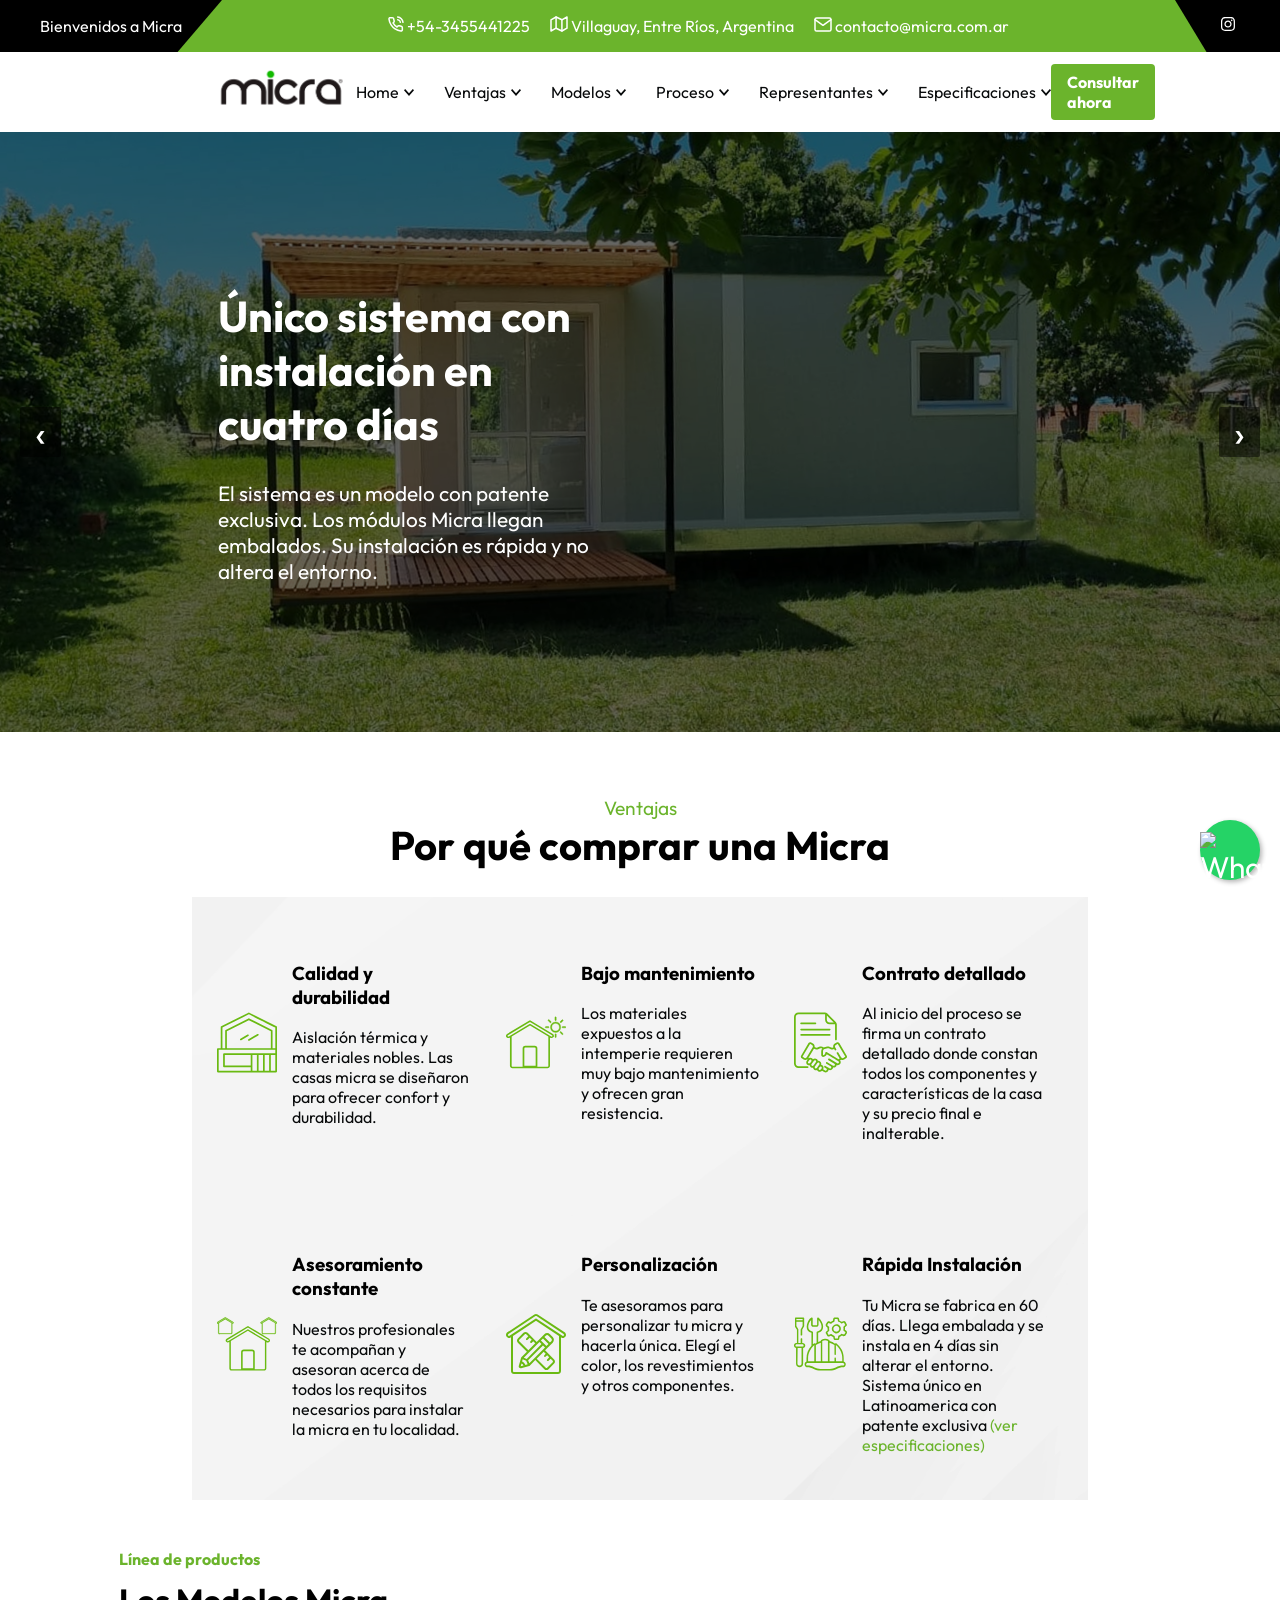
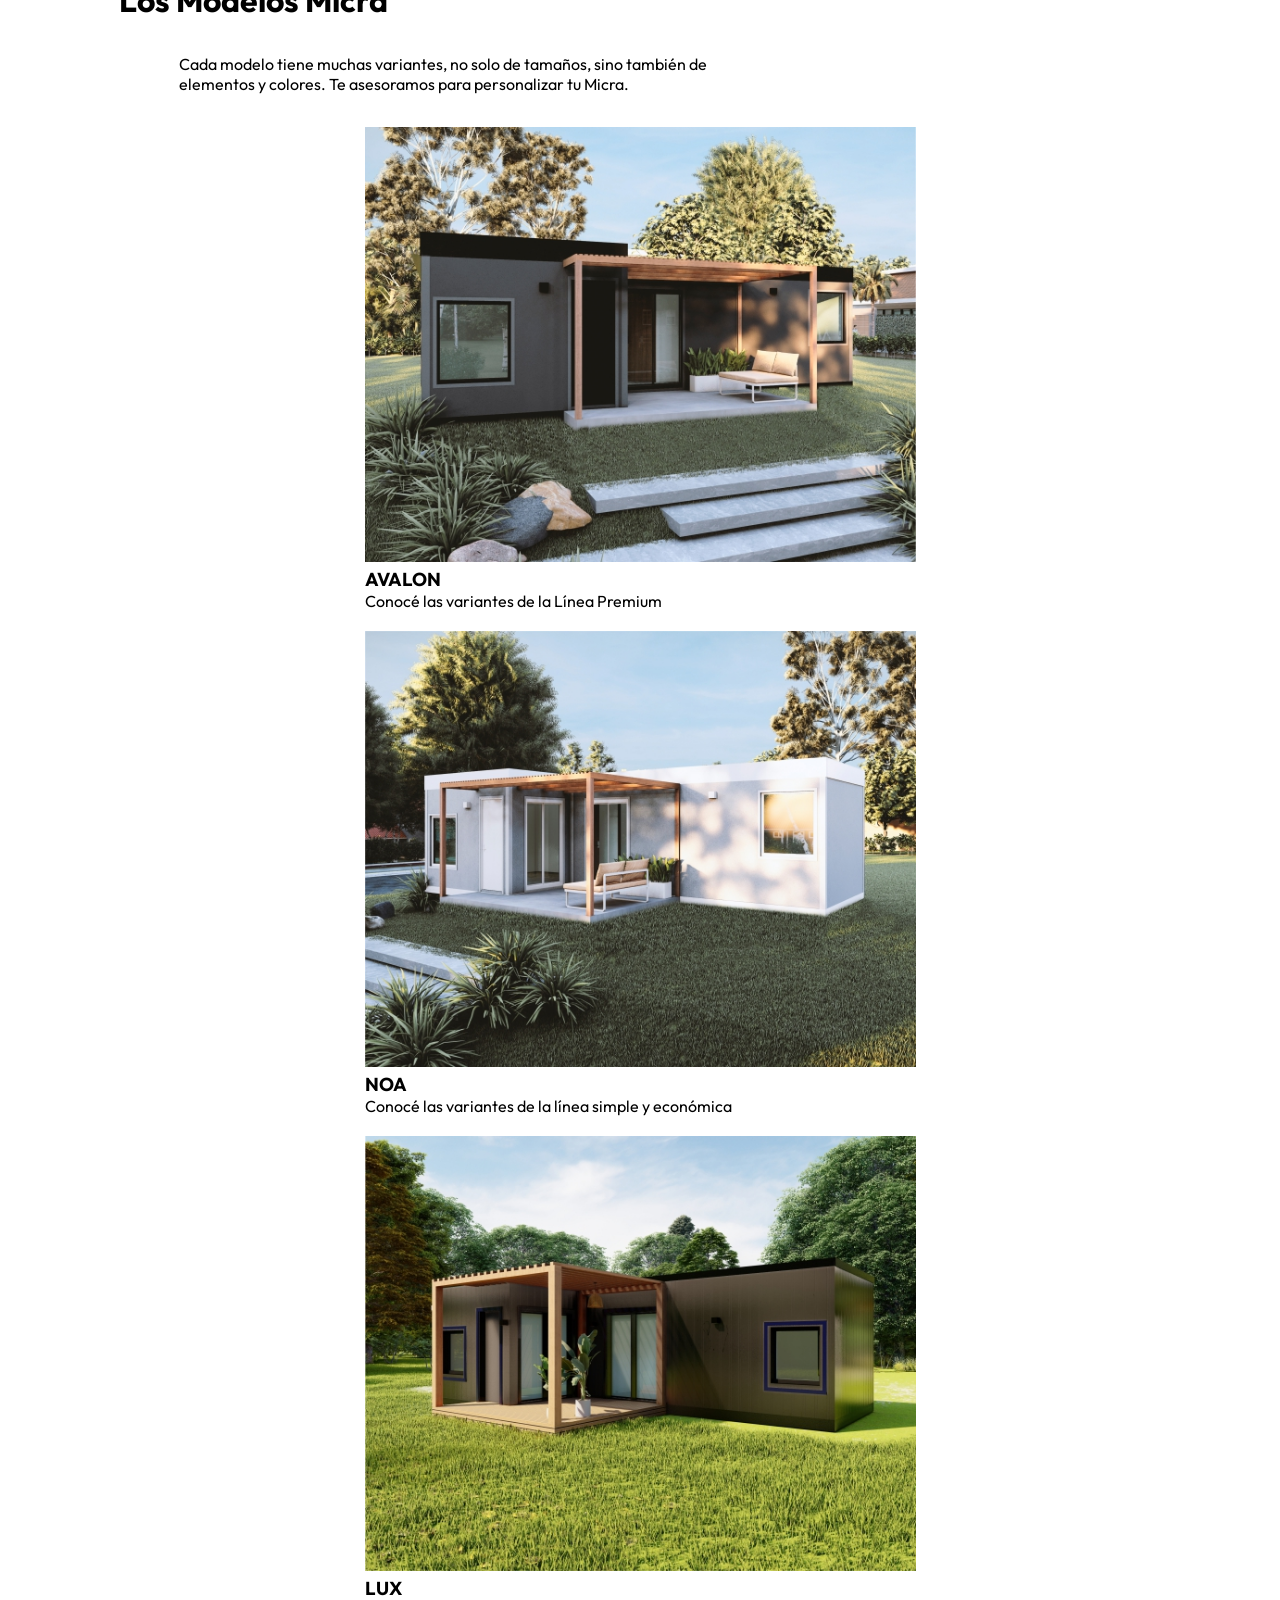
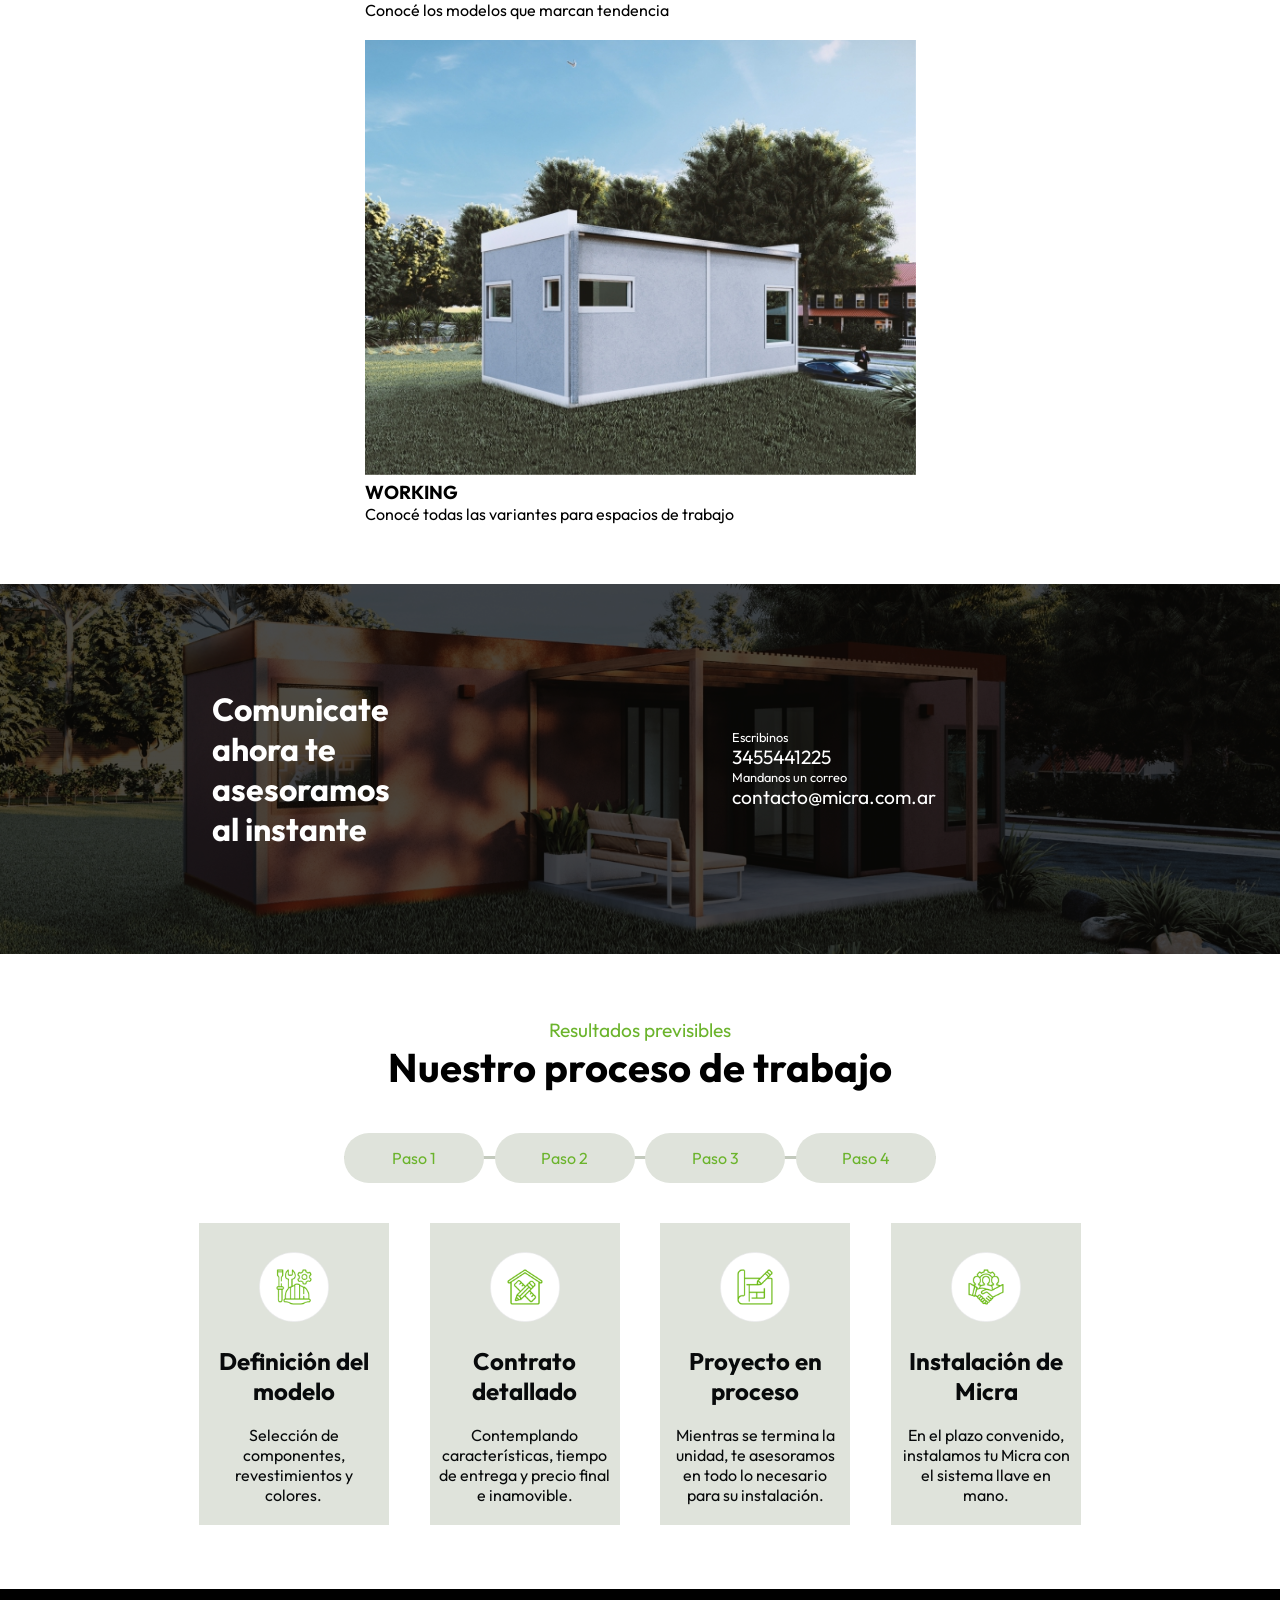
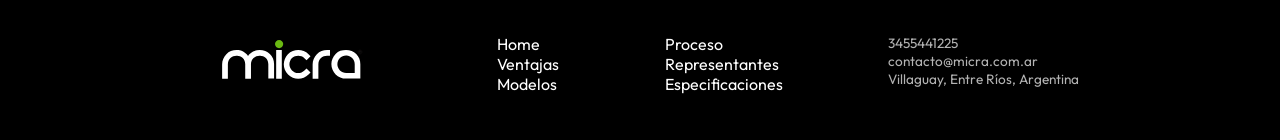
<file: index.html>
<!DOCTYPE html>
<html lang="en">
<meta charset="UTF-8">
<title>Micra</title>
<meta name="viewport" content="width=device-width,initial-scale=1">
<link rel="stylesheet" href="styles01.css">
<script src="menu.js"></script>
<script src="banner.js"></script>
<script src="whatsapp.js"></script>
<script src="footer.js"></script>
<link rel="icon" href="icons/micra-icono-sobreverde.png" type="image/x-icon">

<body>
    <header id="Home">
        
    <!--banner de redes-->
    <banner-component></banner-component>
        <!--MENU-->
    <menu-component></menu-component>

       
    </header>
    <whatsapp-component></whatsapp-component>
    <main>

     <!-- Banner -->
    <div class="banner">
  <div class="banner-slider">

    <div class="banner-slide slide-1">
      <div class="banner-content">
        <h1>Único sistema con instalación en cuatro días</h1>
        <p>El sistema es un modelo con patente exclusiva. Los módulos Micra llegan embalados. Su instalación es rápida y no altera el entorno.</p>
      </div>
    </div>

    <div class="banner-slide slide-2">
      <div class="banner-content">
        <h1>Sistema modular de alta calidad</h1>
        <p>Micra es la primera Tiny House multi-propósito de Argentina. Durabilidad, estilo y rápida instalación. Elegí tu modelo.</p>
        </div>
    </div>

  </div>

  <!-- flechitas -->
  <button class="arrow prev">‹</button>
  <button class="arrow next">›</button>
</div>


    <!-- Ventajas -->

    <div class="bloque-tres">
        <div class="bloque-tres-contenido" id="ventajas">
            <p>Ventajas</p>
            <h1>Por qué comprar una Micra</h1>  
        </div>

        <div class="ventajas">
            <div class="tajeta-ventaja">
                <img src="icons/calidad.svg" alt="">
                <div class="texto-ventaja">
                    <h3>Calidad y durabilidad</h3>
                    <p>Aislación térmica y materiales nobles. Las casas micra se diseñaron para ofrecer confort y durabilidad.</p>    
                </div>  
            </div>
            <div class="tajeta-ventaja">
                <img src="icons/mantenimiento.svg" alt="">
                <div class="texto-ventaja">
                    <h3>Bajo mantenimiento</h3>
                    <p>Los materiales expuestos a la intemperie requieren muy bajo mantenimiento y ofrecen gran resistencia.</p>
                   
                </div>  
            </div>
            <div class="tajeta-ventaja">
                <img src="icons/contrato.svg" alt="">
                <div class="texto-ventaja">
                    <h3>Contrato detallado</h3>
                    <p>Al inicio del proceso se firma un contrato detallado donde constan todos los componentes y características de la casa y su precio final e inalterable.</p>
                  
                </div>  
            </div>
            <div class="tajeta-ventaja">
                <img src="icons/asesoramiento.svg" alt="">
                <div class="texto-ventaja">
                    <h3> Asesoramiento constante</h3>
                    <p>Nuestros profesionales te acompañan y asesoran acerca de todos los requisitos necesarios para instalar la micra en tu localidad.</p>   
                </div>  
            </div>

            <div class="tajeta-ventaja">
                <img src="icons/personalizacion.svg" alt="">
                <div class="texto-ventaja">
                    <h3>Personalización</h3>
                    <p>Te asesoramos para personalizar tu micra y hacerla única. Elegí el color, los revestimientos y otros componentes.</p>
               <!--<a href="#">Ver más</a> -->    
                    
                </div>  
            </div>
            <div class="tajeta-ventaja">
                <img src="icons/instalacion.svg" alt="">
                <div class="texto-ventaja">
                    <h3>Rápida Instalación</h3>
                    <p>Tu Micra se fabrica en 60 días. Llega embalada y se instala en 4 días sin alterar el entorno. Sistema único en Latinoamerica con patente exclusiva <a href="especificaciones.html">(ver especificaciones) </a></p>
                </div>  
            </div>
        </div>
</div>

    <!-- Modelos-->


<div class="tarjetas-lineas-titulos" id="Modelos">
    <div class="lineas-titulos">
        <h4>Línea de productos</h4>  
        <h1>Los Modelos Micra</h1>
    </div>

    <div class="lineas-texto">
        <p>Cada modelo tiene muchas variantes, no solo de tamaños, sino también de elementos y colores. Te asesoramos para personalizar tu Micra.</p>
    </div>
</div>


<div class="contenedor-tarjetas">
    <div class="tarjeta-casa">   
        <div class="texto-imagen">  
            <a href="avalon.html">
                <div class="imagen-casa-modelo">
                    <img src="Images/FOTO MODELO AVALON.jpg" alt="casa-foto">
                    <span class="ver-mas-overlay">Ver más</span>
                </div></a>
            <h3>AVALON</h3>
            <p>Conocé las variantes de la Línea Premium </p>
            <a href="avalon.html"><button>Ver más</button> </a>

        </div>
    </div>
     <div class="tarjeta-casa">   
        <div class="texto-imagen">
            <a href="noa.html">
                <div class="imagen-casa-modelo">
                    <img src="Images/FOTO MODELO NOA.jpg" alt="casa-foto">
                <span class="ver-mas-overlay">Ver más</span></div></a>
            <h3>NOA</h3>
            <p>Conocé las variantes de la línea simple y económica</p>
            <a href="noa.html"> <button>Ver más</button> </a>        </div>
    </div>
     <div class="tarjeta-casa">   
        <div class="texto-imagen">
            <a href="lux.html">
                <div class="imagen-casa-modelo">
                    <img src="Images/FOTO MODELO NOX Y LUX.jpg" alt="casa-foto">
                <span class="ver-mas-overlay">Ver más</span></div></a>
            <h3> LUX</h3>
            <p>Conocé los modelos que marcan tendencia </p>
            <a href="lux.html"><button>Ver más</button> </a>
        </div>
    </div>
     <div class="tarjeta-casa">   
        <div class="texto-imagen">
            <a href="working.html">
                 <div class="imagen-casa-modelo">
                    <img src="Images/FOTO MODELO WORKING.jpg" alt="casa-foto">
                <span class="ver-mas-overlay">Ver más</span></div></a>
            <h3>WORKING</h3>
            <p>Conocé todas las variantes para espacios de trabajo</p>
            <a href="working.html"><button>Ver más</button> </a>

        </div>
    </div>
   
   
</div>

<!--BANNER comunicate-->
<div class="banner-comunicate">
    <div class="banner-comu-contenido">
        <div class="banner-comu-titulo">
            <h1>Comunicate ahora te asesoramos al instante</h1>
        </div>
      
      <div class="banner-comu-texto">
            <p class="comu-texto-uno">Escribinos</p>
            <p class="comu-texto-dos">3455441225</p>
            <p class="comu-texto-uno">Mandanos un correo</p>
            <p class="comu-texto-dos">contacto@micra.com.ar</p>
      </div>
    </div>
   
</div>


<!--PROCESO-->

 <div class="bloque-tres">
        <div class="bloque-tres-contenido" id="proceso">
            <p>Resultados previsibles</p>
            <h1>Nuestro proceso de trabajo</h1>  
        </div>
</div>
<div class="proceso-contenedor">
    <div class="proceso-linea">
        <div class="p-linea">
            <div class="p-botones">
                <div class="button-proceso"data-step="1">Paso 1</div>  
                <div class="button-proceso"data-step="2">Paso 2</div>
                <div class="button-proceso"data-step="3">Paso 3</div>
                <div class="button-proceso"data-step="4">Paso 4</div>  
            </div>
        </div>
    </div>
    <div class="proceso-tarjetas">
        <div class="p-t-tarjeta" data-step="1">
            <img src="icons/proceso-01.png" alt="">
            <h2>Definición del modelo</h2>
            <p>Selección de componentes, revestimientos y colores.</p>
        </div>
        <div class="p-t-tarjeta" data-step="2">
            <img src="icons/proceso-02.png" alt="">
            <h2>Contrato detallado</h2>
            <p>Contemplando características, tiempo de entrega y precio final e inamovible.</p>
        </div>
        <div class="p-t-tarjeta" data-step="3">
            <img src="icons/proceso-03.png" alt="">
            <h2>Proyecto en proceso</h2>
            <p>Mientras se termina la unidad, te asesoramos en todo lo necesario para su instalación.</p>
        </div>
        <div class="p-t-tarjeta" data-step="4">
            <img src="icons/proceso-04.png" alt="">
            <h2>Instalación de Micra</h2>
            <p> En el plazo convenido, instalamos tu Micra con el sistema llave en mano.</p>
        </div>
        </div>
</div>


<!--FOOTER-->
    <footer>
        <footer-component></footer-component>
    </footer>

</body>
<script>
    document.querySelectorAll('.p-t-tarjeta').forEach(tarjeta => {
  tarjeta.addEventListener('mouseenter', function() {
    const step = tarjeta.getAttribute('data-step');
    document.querySelector('.button-proceso[data-step="' + step + '"]').classList.add('activo');
  });
  tarjeta.addEventListener('mouseleave', function() {
    const step = tarjeta.getAttribute('data-step');
    document.querySelector('.button-proceso[data-step="' + step + '"]').classList.remove('activo');
  });
});

let index = 0;
const slider = document.querySelector(".banner-slider");
const slides = document.querySelectorAll(".banner-slide");
const next = document.querySelector(".next");
const prev = document.querySelector(".prev");

function showSlide(i) {
  slider.style.transform = `translateX(-${i * 100}%)`;
}

function nextSlide() {
  index = (index + 1) % slides.length;
  showSlide(index);
}

function prevSlide() {
  index = (index - 1 + slides.length) % slides.length;
  showSlide(index);
}

next.addEventListener("click", nextSlide);
prev.addEventListener("click", prevSlide);

// Auto
setInterval(nextSlide, 6000);

</script>
</html>
</file>
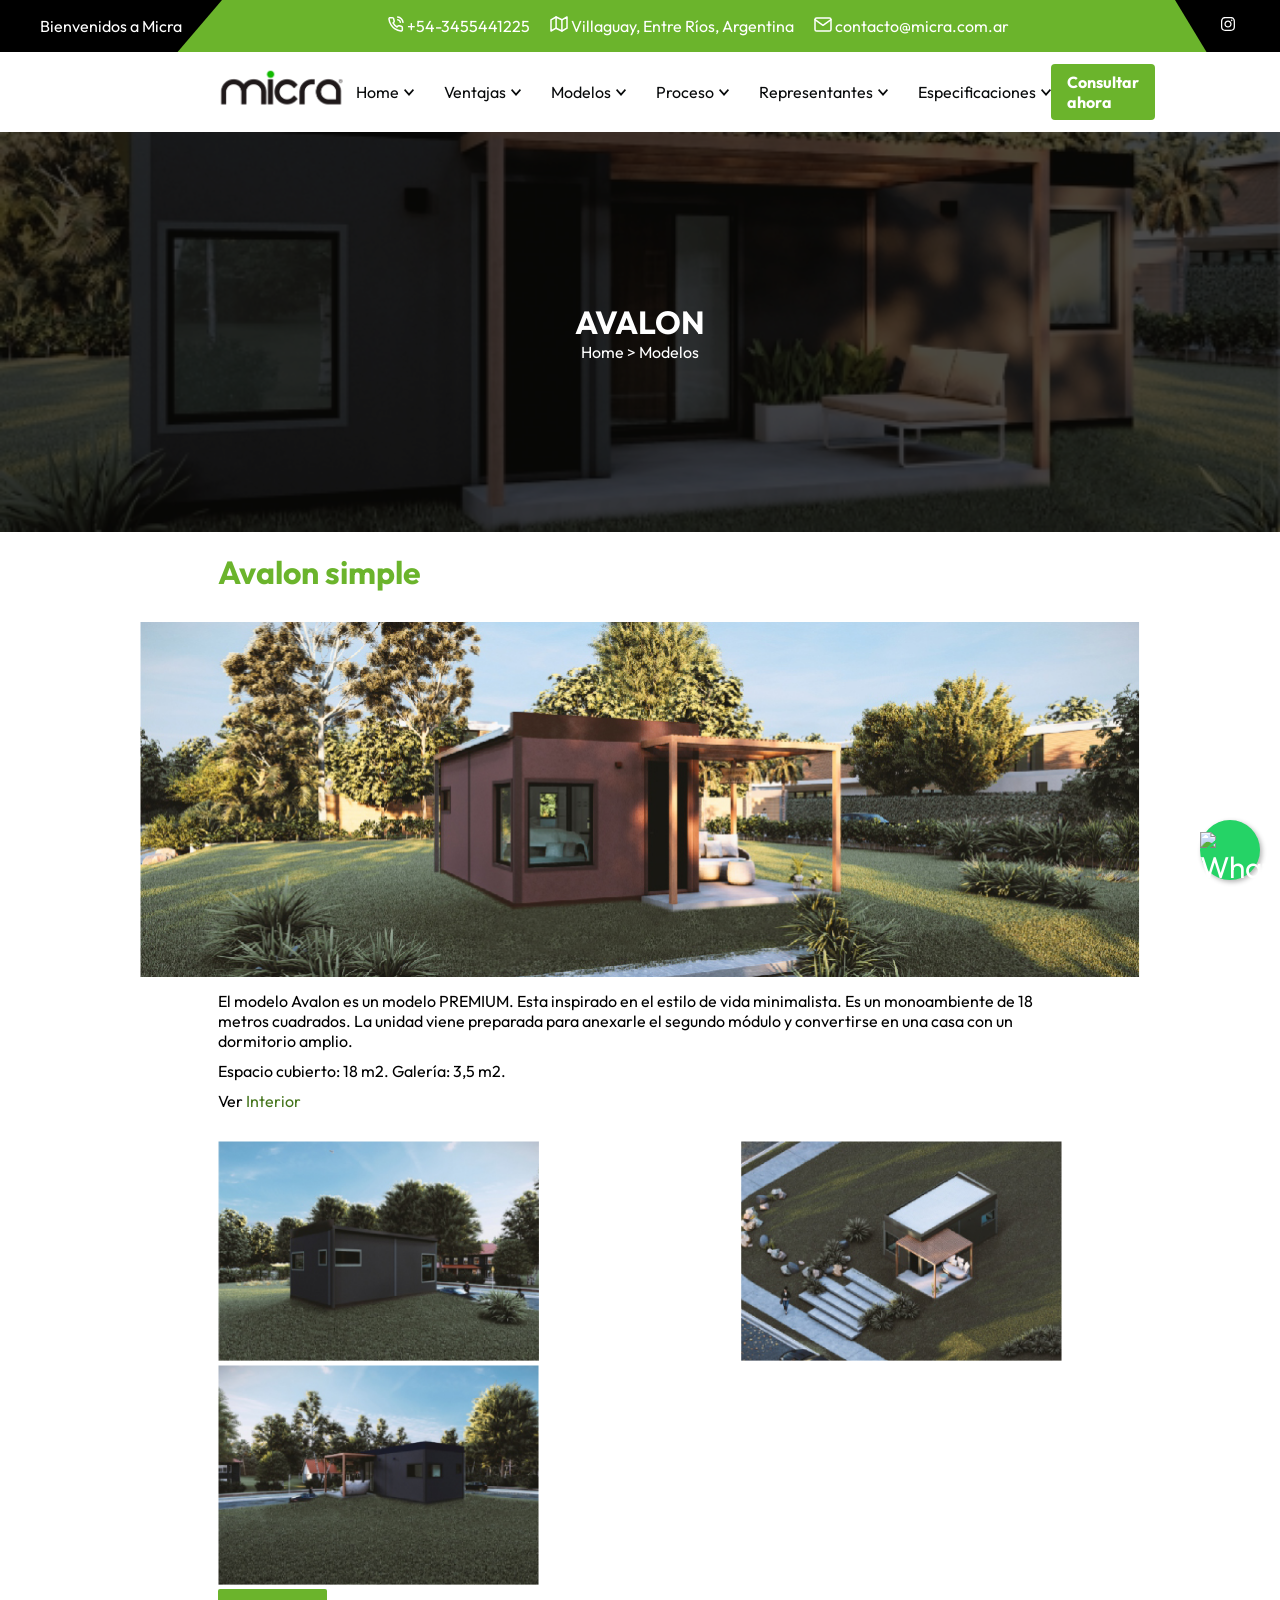
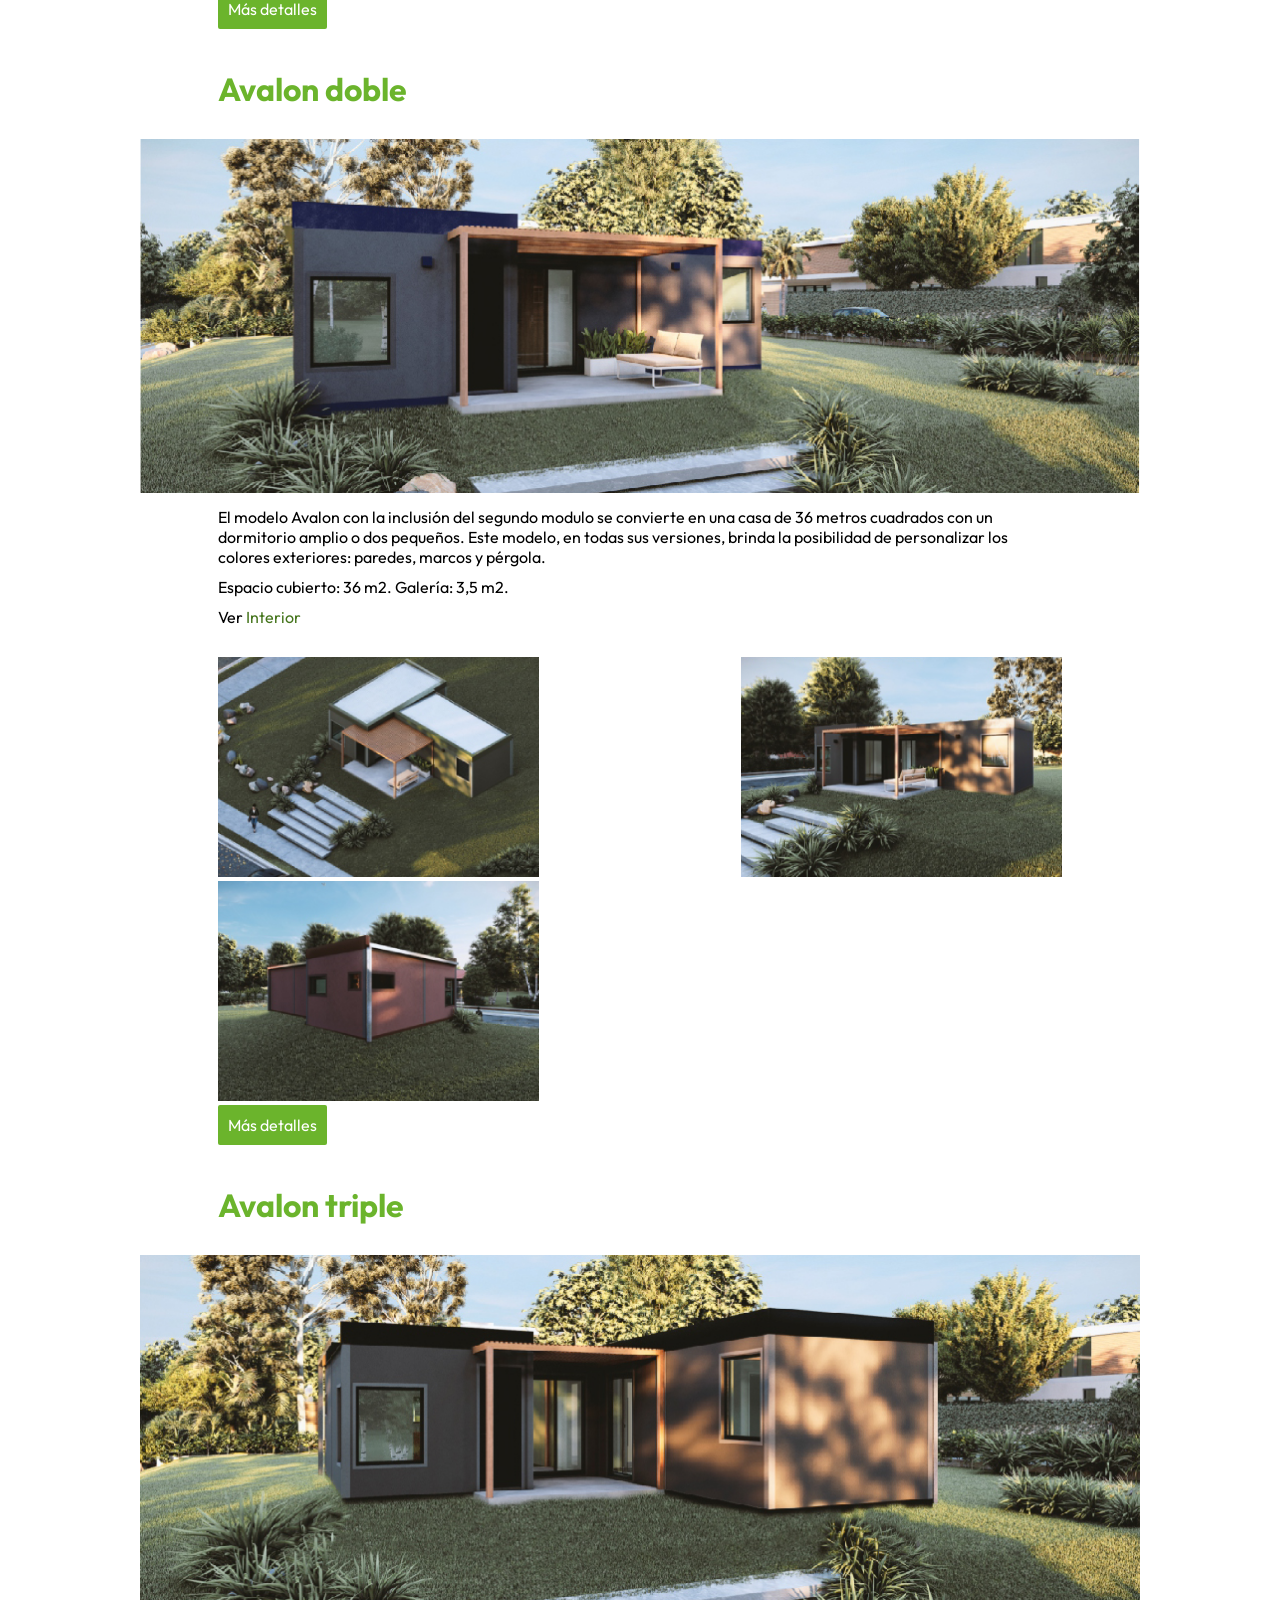
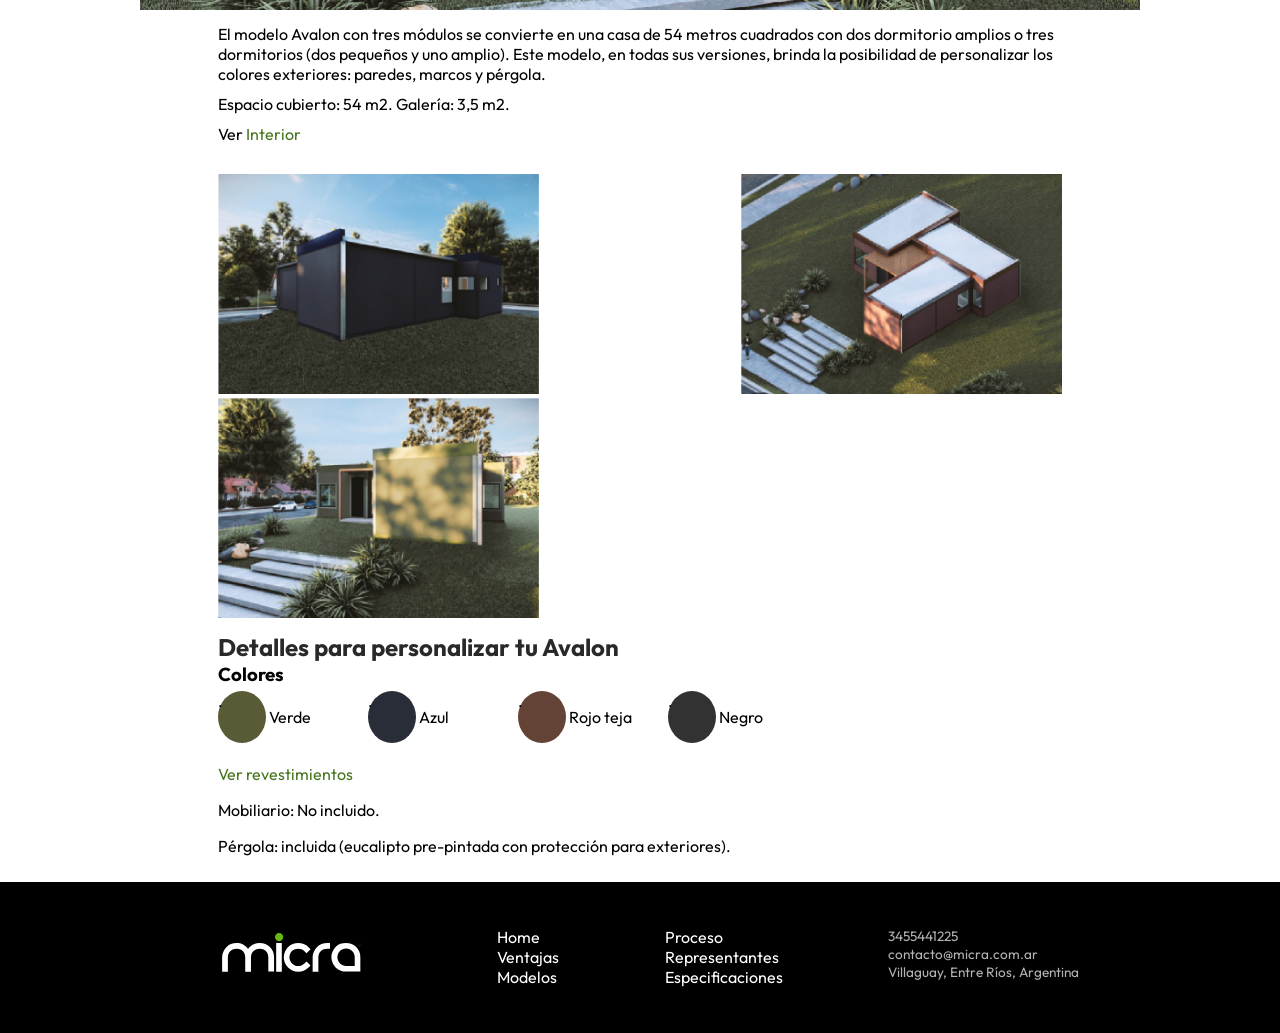
<file: avalon.html>
<!DOCTYPE html>
<html lang="en">
<meta charset="UTF-8">
<title>Micra</title>
<meta name="viewport" content="width=device-width,initial-scale=1">
<link rel="stylesheet" href="styles01.css">
<script src="menu.js"></script>
<script src="banner.js"></script>
<script src="whatsapp.js"></script>
<script src="footer.js"></script>
<link rel="icon" href="icons/micra-icono-sobreverde.png" type="image/x-icon">

<body>
 <header>
        
    <!--banner de redes-->
    <banner-component></banner-component>
        <!--MENU-->
    <menu-component></menu-component>

       
    </header>
    <whatsapp-component></whatsapp-component>

    <!--BANNER-->


<div class="banner-CASA" style="background: url('Images/FOTO\ MODELO\ AVALON.jpg') no-repeat center center/cover;">
    <div class="banner-casa-contenido">
        <div class="banner-casa-titulo">
            <h1>AVALON</h1>
            <p> <a href="index.html">Home</a> > Modelos</P>
        </div>
    </div>
   
</div>



<!--TIPO-UNO-->
<div class="info-casa-uno">
    <h1>Avalon simple</h1>
</div>

<div class="imagen-uno-casa" id="simple">
    <div class="contenedor-casa">
        <img src="Images/avalon_simple-21.jpg" alt="">
    </div>
</div>

<div class="info-casa-uno">
        <p>El modelo Avalon es un modelo PREMIUM. Esta inspirado en el estilo de vida minimalista. Es 
    un  monoambiente de 18  metros cuadrados. La unidad viene preparada para anexarle el 
    segundo módulo y convertirse en una casa con un dormitorio amplio. </p>
    <p>Espacio cubierto: 18 m2. Galería: 3,5 m2. </p>
   
     <!--interior-->

    <p>Ver <a href="#img-ai1">Interior</a></p>
    
    <div class="lightbox" id="img-ai1">
            <div class="lightbox-content">
            <a href="#" class="btn-close">X</a>
                <img src="Images/avalon-interior-simple-02.jpg">
            </div>
    </div>

</div>


<!--GALERIA-->
<div class="contenedor-galeria">
  <a href="#img1">
    <img class="thumb" src="Images/avalon_simple-22.jpg">
  </a>
  <div class="lightbox" id="img1">
    <div class="lightbox-content">
      <a href="#img3" class="light-btn btn-prev"> < </a>
            <a href="#_" class="btn-close">X</a>
      <img src="Images/avalon_simple-22.jpg">
      <a href="#img2" class="light-btn btn-next"> > </a>
    </div>
  </div>

  <a href="#img2">
    <img class="thumb" src="Images/avalon_simple-23.jpg">
  </a>
  <div class="lightbox" id="img2">
    <div class="lightbox-content">
      <a href="#img1" class="light-btn btn-prev"><</a>
            <a href="#_" class="btn-close">X</a>
      <img src="Images/avalon_simple-23.jpg">
      <a href="#img3" class="light-btn btn-next">></a>
    </div>
  </div>

  <a href="#img3">
    <img class="thumb" src="Images/avalon_simple-24.jpg">
  </a>
  <div class="lightbox" id="img3">
    <div class="lightbox-content">
      <a href="#img2" class="light-btn btn-prev"><</a>
      <a href="#_" class="btn-close">X</a>
      <img src="Images/avalon_simple-24.jpg">
      <a href="#img1" class="light-btn btn-next">></a>
    </div>
  </div>
</div>  

<!--boton ver mas-->
<div class="info-casa-uno">
 <a href="#revestimientos"><button>Más detalles</button></a>  
</div>


    
<!--TIPO-DOS-->
<div class="info-casa-uno">
    <h1>Avalon doble</h1>
</div>

<div class="imagen-uno-casa" id="doble">
    <div class="contenedor-casa">
        <img src="Images/avalon-d_simple.jpg" alt="">
    </div>
</div>

<div class="info-casa-uno">
        <p> El modelo Avalon con la inclusión del segundo modulo se convierte en una casa de 36  
metros cuadrados con un dormitorio amplio o dos pequeños. Este modelo, en todas sus  
versiones, brinda la posibilidad de personalizar los colores exteriores: paredes, marcos y  
pérgola.</p>
<p>Espacio cubierto: 36 m2. Galería: 3,5 m2. </p>
    
<!--interior-->

    <p>Ver <a href="#img-aid1">Interior</a></p>
    
    <div class="lightbox" id="img-aid1">
            <div class="lightbox-content">
            <a href="#img-aid2" class="light-btn btn-prev"><</a>
            <a href="#doble" class="btn-close">X</a>
                <img src="Images/avalon_interior-doble-25.jpg">
            <a href="#img-aid2" class="light-btn btn-next">></a>
            </div>
    </div>
    <div class="lightbox" id="img-aid2">
            <div class="lightbox-content">
            <a href="#img-aid1" class="light-btn btn-prev"><</a>
            <a href="#doble" class="btn-close">X</a>
                <img src="Images/avalon_interior-doble-26.jpg">
            <a href="#img-aid1" class="light-btn btn-next">></a>
            </div>
    </div>

</div>

<!--GALERIA-->
<div class="contenedor-galeria">
  <a href="#imgd1">
    <img class="thumb" src="Images/avalon-d_doble-22.jpg">
  </a>
  <div class="lightbox" id="imgd1">
    <div class="lightbox-content">
      <a href="#imgd3" class="light-btn btn-prev"> < </a>
            <a href="#doble" class="btn-close">X</a>
      <img src="Images/avalon-d_doble-22.jpg">
      <a href="#imgd2" class="light-btn btn-next"> > </a>
    </div>
  </div>

  <a href="#imgd2">
    <img class="thumb" src="Images/avalon-d_doble-23.jpg">
  </a>
  <div class="lightbox" id="imgd2">
    <div class="lightbox-content">
      <a href="#imgd1" class="light-btn btn-prev"><</a>
            <a href="#doble" class="btn-close">X</a>
      <img src="Images/avalon-d_doble-23.jpg">
      <a href="#imgd3" class="light-btn btn-next">></a>
    </div>
  </div>

  <a href="#imgd3">
    <img class="thumb" src="Images/avalon-d_doble-24.jpg">
  </a>
  <div class="lightbox" id="imgd3">
    <div class="lightbox-content">
      <a href="#imgd2" class="light-btn btn-prev"><</a>
      <a href="#doble" class="btn-close">X</a>
      <img src="Images/avalon-d_doble-24.jpg">
      <a href="#imgd1" class="light-btn btn-next">></a>
    </div>
  </div>
</div>  



<!--boton ver mas-->
<div class="info-casa-uno">
 <a href="#revestimientos"><button>Más detalles</button></a>  
</div>




<!--TIPO-tres-->
<div class="info-casa-uno">
    <h1>Avalon triple</h1>
</div>

<div class="imagen-uno-casa" id="triple">
    <div class="contenedor-casa">
        <img src="Images/avalon_triple-21.jpg" alt="">
    </div>
</div>

<div class="info-casa-uno">

        <p>  El modelo Avalon con tres módulos se convierte en una casa de 54 metros cuadrados con  
dos dormitorio amplios o tres dormitorios (dos pequeños y uno amplio). Este modelo, en 
todas sus  versiones, brinda la posibilidad de personalizar los colores exteriores: paredes, 
marcos y  pérgola. </p>
<p> Espacio cubierto: 54 m2. Galería: 3,5 m2. </p>
    
<!--interior-->

    <p>Ver <a href="#img-ait1">Interior</a></p>
    
    <div class="lightbox" id="img-ait1">
            <div class="lightbox-content">
            <a href="#img-ait2" class="light-btn btn-prev"><</a>
            <a href="#triple" class="btn-close">X</a>
                <img src="Images/avalon_interior-triple-25.jpg">
            <a href= "#img-ait2" class="light-btn btn-next"> > </a>
            </div>
    </div>
    <div class="lightbox" id="img-ait2">
            <div class="lightbox-content">
            <a href="#img-ait1" class="light-btn btn-prev"><</a>
            <a href="#triple" class="btn-close">X</a>
                <img src="Images/avalon_interior-triple-26.jpg">
            <a href="#img-ait1" class="light-btn btn-next">></a>
            </div>
    </div>
</div>

<!--GALERIA-->
<div class="contenedor-galeria">
  <a href="#imgt1">
    <img class="thumb" src="Images/avalon_triple-22.jpg">
  </a>
  <div class="lightbox" id="imgt1">
    <div class="lightbox-content">
      <a href="#imgt3" class="light-btn btn-prev"> < </a>
            <a href="#_" class="btn-close">X</a>
      <img src="Images/avalon_triple-22.jpg">
      <a href="#imgt2" class="light-btn btn-next"> > </a>
    </div>
  </div>

  <a href="#imgt2">
    <img class="thumb" src="Images/avalon_triple-23.jpg">
  </a>
  <div class="lightbox" id="imgt2">
    <div class="lightbox-content">
      <a href="#imgt1" class="light-btn btn-prev"><</a>
            <a href="#_" class="btn-close">X</a>
      <img src="Images/avalon_triple-23.jpg">
      <a href="#imgt3" class="light-btn btn-next">></a>
    </div>
  </div>

  <a href="#imgt3">
    <img class="thumb" src="Images/avalon_triple-24.jpg">
  </a>
  <div class="lightbox" id="imgt3">
    <div class="lightbox-content">
      <a href="#imgt2" class="light-btn btn-prev"><</a>
      <a href="#_" class="btn-close">X</a>
      <img src="Images/avalon_triple-24.jpg">
      <a href="#imgt1" class="light-btn btn-next">></a>
    </div>
  </div>
</div>  



</div>
<!--REVESTIMIENTO-->

<div class="revestimientos-contenedor" id="revestimientos">
    <h2>Detalles para personalizar tu Avalon</h2>
   
    <h3>Colores</h3>
    <div class="columnas-detalles">

        <div class="una-col-detalles">
            <div class="colores-paleta">
                <div class="bloque-color" style="background-color: #595a36">.</div>
                <p>Verde</p>
            </div>
            <div class="colores-paleta">
                <div class="bloque-color" style="background-color: #292d37;">. </div>
                <p>Azul</p>
            </div>   
            <div class="colores-paleta">
                <div class="bloque-color" style="background-color: #644337;"> .</div>
                <p>Rojo teja</p>
            </div>   
            <div class="colores-paleta">
                <div class="bloque-color" style="background-color: #323232;"> .</div>
                <p>Negro</p>
            </div>           
        </div>
 

    <!--GALERIA-->
<div class="contenedor-galeria">
 
  <div class="lightbox" id="imgr1">
    <div class="lightbox-content">
      <a href="#imgr3" class="light-btn btn-prev"> < </a>
            <a href="#_" class="btn-close">X</a>
            <p style="color: #d1d0d0;">Siding horizontal</p>
      <img src="Images/avalon_Revestimiento-1.png">
      <a href="#imgr2" class="light-btn btn-next"> > </a>
      
    </div>
  </div>

  <div class="lightbox" id="imgr2">
    <div class="lightbox-content">
      <a href="#imgr1" class="light-btn btn-prev"><</a>
            <a href="#_" class="btn-close">X</a>
            <p style="color: #d1d0d0;">Siding vertical</p>
      <img src="Images/avalon_Revestimiento-2.png">
      <a href="#imgr3" class="light-btn btn-next">></a>
    </div>
  </div>


  <div class="lightbox" id="imgr3">
    <div class="lightbox-content">
      <a href="#imgr2" class="light-btn btn-prev"><</a>
      <a href="#_" class="btn-close">X</a>
      <p style="color: #d1d0d0;">Texturado</p>
      <img src="Images/avalon_Revestimiento-3.png">
      <a href="#imgr1" class="light-btn btn-next">></a>
    </div>
  </div>
</div>  


        <div class="otra-col-detalles">
          <a href="#imgr1"><p> Ver revestimientos</p></a>
           <p>Mobiliario: No incluido. </p>
           <p>Pérgola: incluida (eucalipto pre-pintada con protección para exteriores).</p>

        </div>
    </div>
</div>

<!--FOOTER-->
    <footer>
        <footer-component></footer-component>
    </footer>


</body>
<script>
/*Galeria*/

document.querySelectorAll('.lightbox').forEach(box => {
  box.addEventListener('click', function(e) {
    // Si click en el fondo (el propio .lightbox, no en .lightbox-content ni sus hijos)
    if (e.target === box) {
      window.location.hash = '_';  // Esto quita el :target del lightbox
    }
  });
});

</script>
</html>
</file>
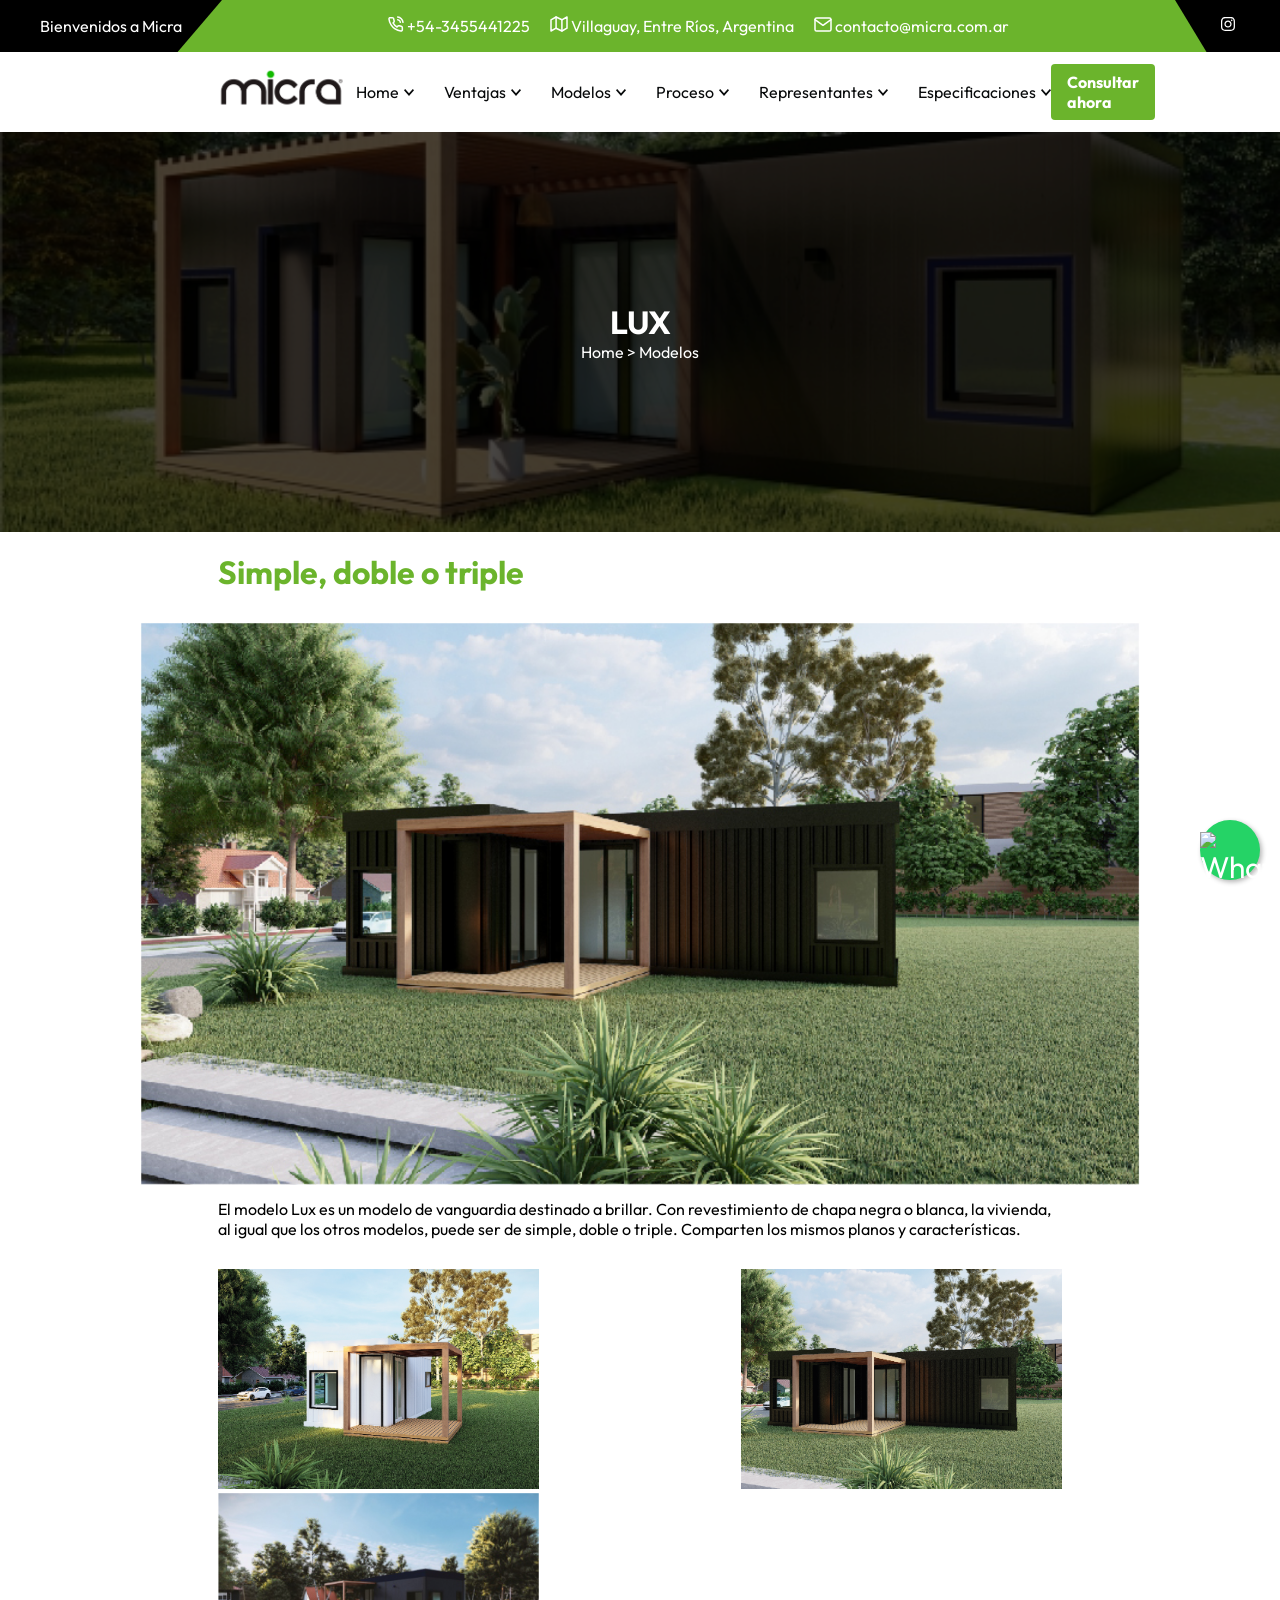
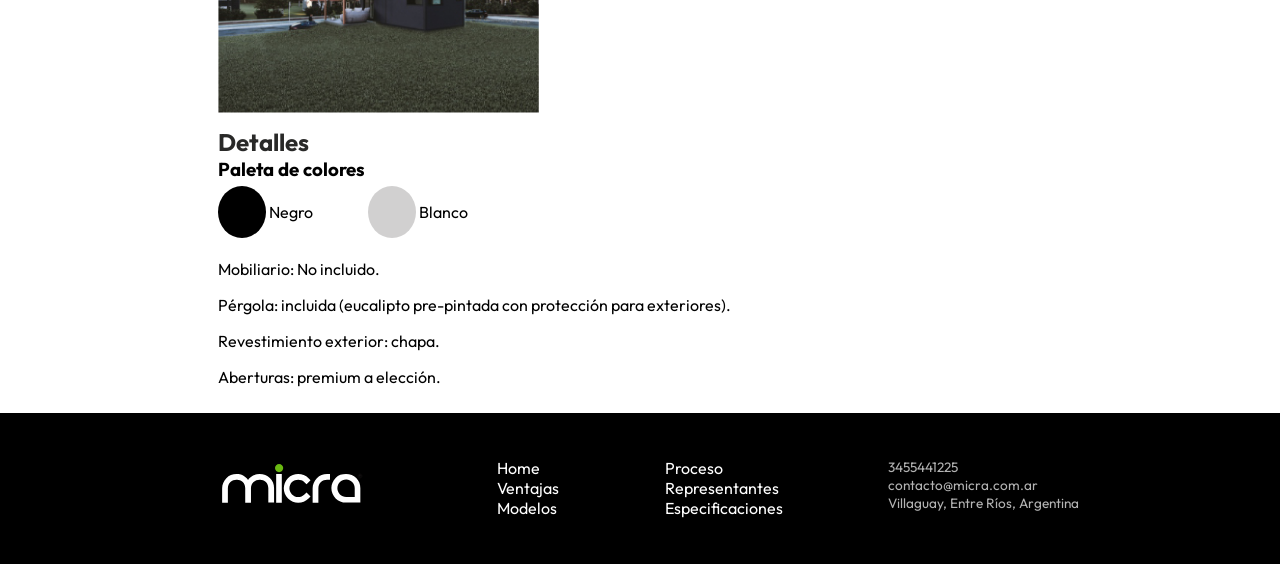
<file: lux.html>
<!DOCTYPE html>
<html lang="en">
<meta charset="UTF-8">
<title>Micra</title>
<meta name="viewport" content="width=device-width,initial-scale=1">
<link rel="stylesheet" href="styles01.css">
<script src="menu.js"></script>
<script src="banner.js"></script>
<script src="whatsapp.js"></script>
<script src="footer.js"></script>
<link rel="icon" href="icons/micra-icono-sobreverde.png" type="image/x-icon">

<body>
 <header>
        
    <!--banner de redes-->
    <banner-component></banner-component>
        <!--MENU-->
    <menu-component></menu-component>

       
    </header>
    <whatsapp-component></whatsapp-component>

    <!--BANNER-->


<div class="banner-CASA" style="background: url('Images/FOTO\ MODELO\ NOX\ Y\ LUX.jpg') no-repeat center center/cover;">
    <div class="banner-casa-contenido">
        <div class="banner-casa-titulo">
            <h1>LUX</h1>
            <p> <a href="index.html">Home</a> > Modelos</P>
        </div>
    </div>
   
</div>



<!--TIPO-UNO-->
<div class="info-casa-uno">
    <h1>Simple, doble o triple</h1>
</div>

<div class="imagen-uno-casa" id="simple">
    <div class="contenedor-casa">
        <img src="Images/l-_lux-1.jpg" alt="">
    </div>
</div>

<div class="info-casa-uno">
        <p>El modelo Lux es un modelo de vanguardia destinado a brillar. Con revestimiento de chapa
negra o blanca, la vivienda, al igual que los otros modelos, puede ser de simple, doble o
triple. Comparten los mismos planos y características. </p>


</div>


<!--GALERIA-->
<div class="contenedor-galeria">
  <a href="#img1">
    <img class="thumb" src="Images/l-_lux-2.jpg">
  </a>
  <div class="lightbox" id="img1">
    <div class="lightbox-content">
      <a href="#img3" class="light-btn btn-prev"> < </a>
            <a href="#_" class="btn-close">X</a>
      <img src="Images/l-_lux-2.jpg">
      <a href="#img2" class="light-btn btn-next"> > </a>
    </div>
  </div>

  <a href="#img2">
    <img class="thumb" src="Images/l-_lux-3.jpg">
  </a>
  <div class="lightbox" id="img2">
    <div class="lightbox-content">
      <a href="#img1" class="light-btn btn-prev"><</a>
            <a href="#_" class="btn-close">X</a>
      <img src="Images/l-_lux-3.jpg">
      <a href="#img3" class="light-btn btn-next">></a>
    </div>
  </div>

  <a href="#img3">
    <img class="thumb" src="Images/l-_lux-4.jpg">
  </a>
  <div class="lightbox" id="img3">
    <div class="lightbox-content">
      <a href="#img2" class="light-btn btn-prev"><</a>
      <a href="#_" class="btn-close">X</a>
      <img src="Images/l-_lux-4.jpg">
      <a href="#img1" class="light-btn btn-next">></a>
    </div>
  </div>
</div>  

<!--REVESTIMIENTO-->

<div class="revestimientos-contenedor" id="revestimientos">
    <h2>Detalles</h2>
    <h3>Paleta de colores</h3>
    <div class="columnas-detalles">

        <div class="una-col-detalles">
            <div class="colores-paleta">
                <div class="bloque-color" style="background-color: #000000"> </div>
                <p>Negro</p>
            </div>
            <div class="colores-paleta">
                <div class="bloque-color" style= "background-color: #d1d0d0;"> </div>
                <p>Blanco</p>
            </div>
        </div>

        <div class="otra-col-detalles">
           <p>Mobiliario: No incluido. </p>
           <p>Pérgola: incluida (eucalipto pre-pintada con protección para exteriores).</p>
            <p>Revestimiento exterior: chapa.</p>
            <p>Aberturas: premium a elección.</p>
        </div>
    </div>
</div>


<!--FOOTER-->
    <footer>
        <footer-component></footer-component>
    </footer>


</body>
<script>
/*Galeria*/

document.querySelectorAll('.lightbox').forEach(box => {
  box.addEventListener('click', function(e) {
    // Si click en el fondo (el propio .lightbox, no en .lightbox-content ni sus hijos)
    if (e.target === box) {
      window.location.hash = '_';  // Esto quita el :target del lightbox
    }
  });
});

</script>
</html>
</file>
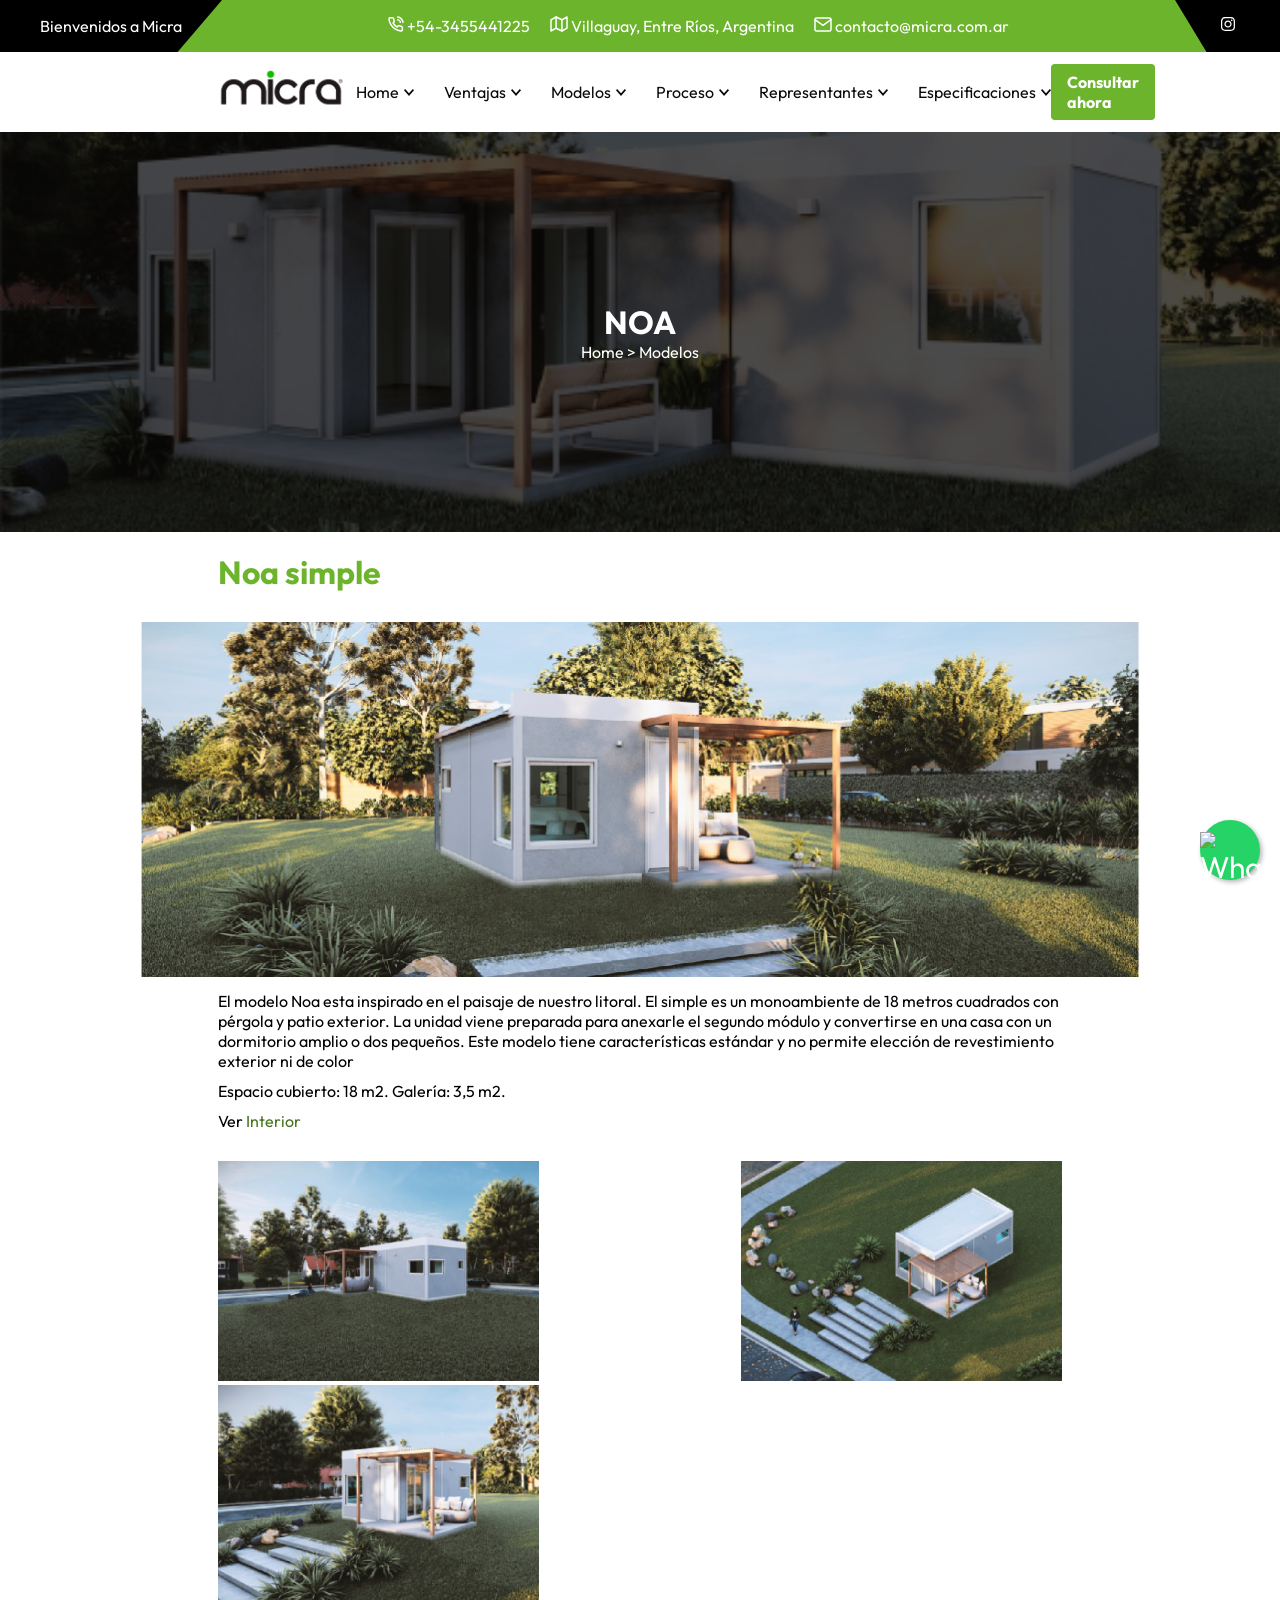
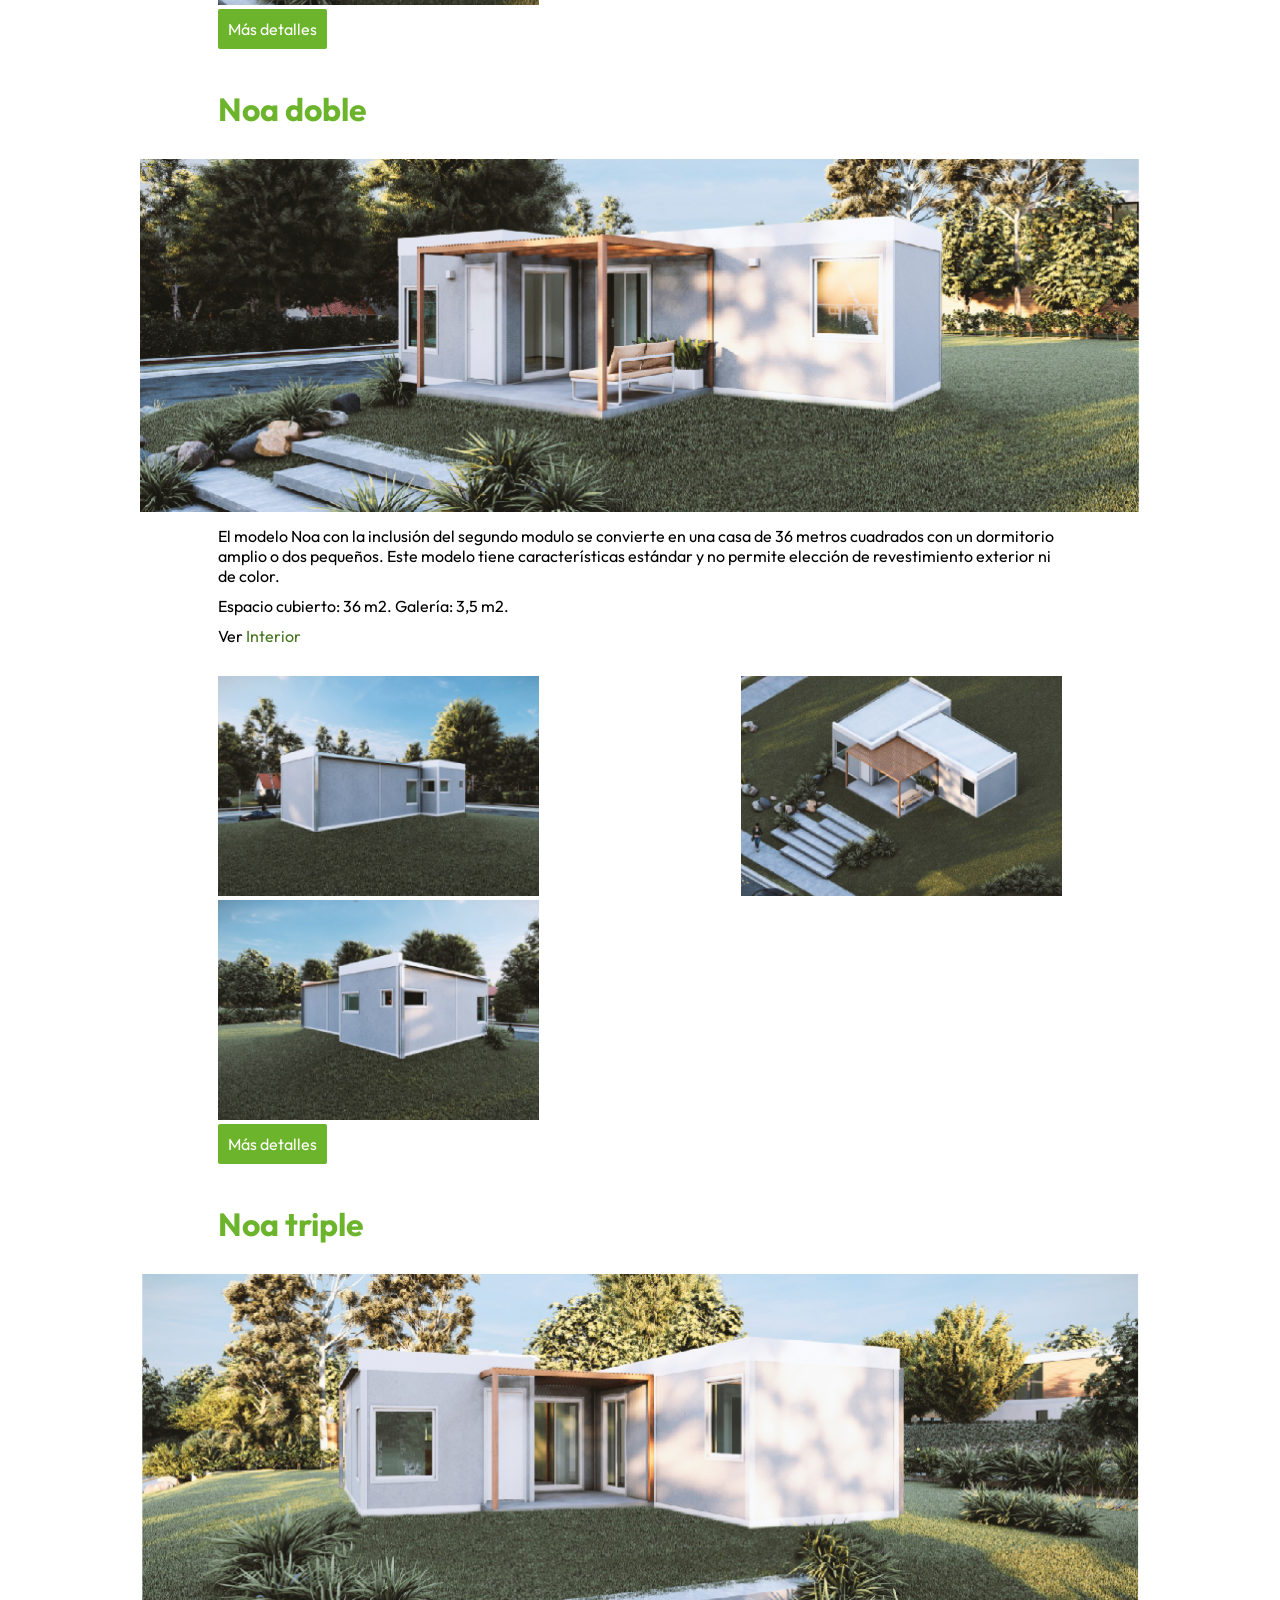
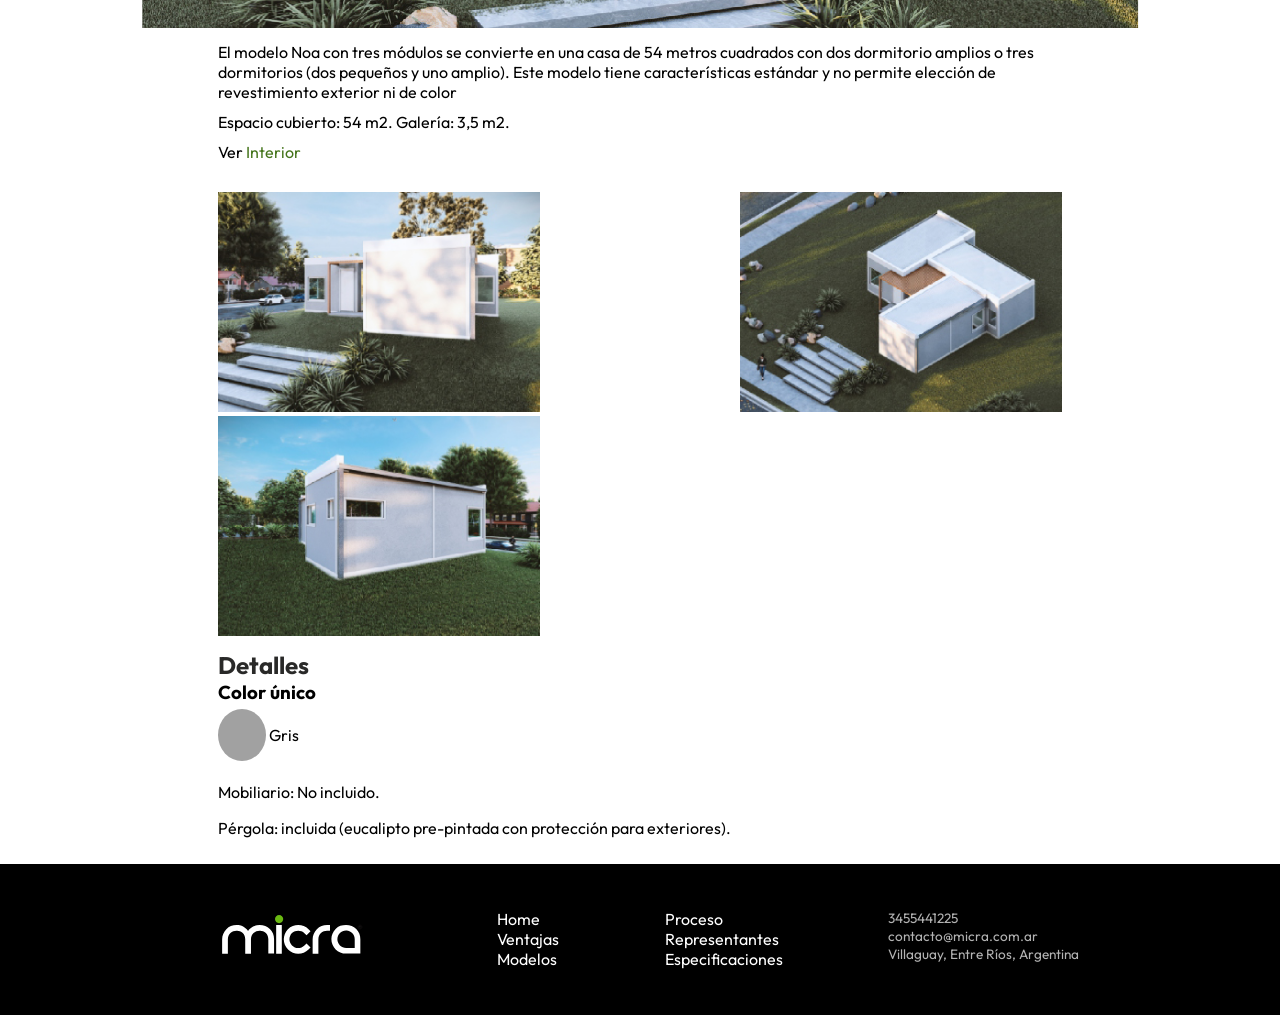
<file: noa.html>
<!DOCTYPE html>
<html lang="en">
<meta charset="UTF-8">
<title>Micra</title>
<meta name="viewport" content="width=device-width,initial-scale=1">
<link rel="stylesheet" href="styles01.css">
<script src="menu.js"></script>
<script src="banner.js"></script>
<script src="whatsapp.js"></script>
<script src="footer.js"></script>
<link rel="icon" href="icons/micra-icono-sobreverde.png" type="image/x-icon">

<body>
 <header>
        
    <!--banner de redes-->
    <banner-component></banner-component>
        <!--MENU-->
    <menu-component></menu-component>

       
    </header>
    <whatsapp-component></whatsapp-component>

    <!--BANNER-->


<div class="banner-CASA" style="background: url('Images/FOTO\ MODELO\ NOA.jpg') no-repeat center center/cover;">
    <div class="banner-casa-contenido">
        <div class="banner-casa-titulo">
            <h1>NOA</h1>
            <p> <a href="index.html">Home</a> > Modelos</P>
        </div>
    </div>
   
</div>



<!--TIPO-UNO-->
<div class="info-casa-uno">
    <h1>Noa simple</h1>
</div>

<div class="imagen-uno-casa" id="simple">
    <div class="contenedor-casa">
        <img src="Images/n_NOAsimple-31.jpg" alt="">
    </div>
</div>

<div class="info-casa-uno">
        <p>El modelo Noa esta inspirado en el paisaje de nuestro litoral. El simple es un monoambiente
de 18 metros cuadrados con pérgola y patio exterior. La unidad viene preparada para
anexarle el segundo módulo y convertirse en una casa con un dormitorio amplio o dos
pequeños. Este modelo tiene características estándar y no permite elección de
revestimiento exterior ni de color</p>
    <p>Espacio cubierto: 18 m2. Galería: 3,5 m2. </p>
   
     <!--interior-->

    <p>Ver <a href="#img-ai1">Interior</a></p>
    
    <div class="lightbox" id="img-ai1">
            <div class="lightbox-content">
            <a href="#" class="btn-close">X</a>
                <img src="Images/n_NOAsimple-Int.jpg">
            </div>
    </div>

</div>


<!--GALERIA-->
<div class="contenedor-galeria">
  <a href="#img1">
    <img class="thumb" src="Images/n_NOAsimple-32.jpg">
  </a>
  <div class="lightbox" id="img1">
    <div class="lightbox-content">
      <a href="#img3" class="light-btn btn-prev"> < </a>
            <a href="#_" class="btn-close">X</a>
      <img src="Images/n_NOAsimple-32.jpg">
      <a href="#img2" class="light-btn btn-next"> > </a>
    </div>
  </div>

  <a href="#img2">
    <img class="thumb" src="Images/n_NOAsimple-33.jpg">
  </a>
  <div class="lightbox" id="img2">
    <div class="lightbox-content">
      <a href="#img1" class="light-btn btn-prev"><</a>
            <a href="#_" class="btn-close">X</a>
      <img src="Images/n_NOAsimple-33.jpg">
      <a href="#img3" class="light-btn btn-next">></a>
    </div>
  </div>

  <a href="#img3">
    <img class="thumb" src="Images/n_NOAsimple-34.jpg">
  </a>
  <div class="lightbox" id="img3">
    <div class="lightbox-content">
      <a href="#img2" class="light-btn btn-prev"><</a>
      <a href="#_" class="btn-close">X</a>
      <img src="Images/n_NOAsimple-34.jpg">
      <a href="#img1" class="light-btn btn-next">></a>
    </div>
  </div>
</div>  

<!--boton ver mas-->
<div class="info-casa-uno">
 <a href="#revestimientos"><button>Más detalles</button></a>  
</div>


    
<!--TIPO-DOS-->
<div class="info-casa-uno">
    <h1>Noa doble</h1>
</div>

<div class="imagen-uno-casa" id="doble">
    <div class="contenedor-casa">
        <img src="Images/n_NOAdoble-37.jpg" alt="">
    </div>
</div>

<div class="info-casa-uno">
        <p> El modelo Noa con la inclusión del segundo modulo se convierte en una casa de 36 metros
cuadrados con un dormitorio amplio o dos pequeños. Este modelo tiene características
estándar y no permite elección de revestimiento exterior ni de color. </p>
<p>Espacio cubierto: 36 m2. Galería: 3,5 m2. </p>
    
<!--interior-->

    <p>Ver <a href="#img-aid1">Interior</a></p>
    
    <div class="lightbox" id="img-aid1">
            <div class="lightbox-content">
            <a href="#img-aid2" class="light-btn btn-prev"><</a>
            <a href="#doble" class="btn-close">X</a>
                <img src="Images/n_NOAdoble-Int.jpg">
            <a href="#img-aid2" class="light-btn btn-next">></a>
            </div>
    </div>
    <div class="lightbox" id="img-aid2">
            <div class="lightbox-content">
            <a href="#img-aid1" class="light-btn btn-prev"><</a>
            <a href="#doble" class="btn-close">X</a>
                <img src="Images/n_NOAdoble-Int-02.jpg">
            <a href="#img-aid1" class="light-btn btn-next">></a>
            </div>
    </div>

</div>

<!--GALERIA-->
<div class="contenedor-galeria">
  <a href="#imgd1">
    <img class="thumb" src="Images/n_NOAdoble-38.jpg">
  </a>
  <div class="lightbox" id="imgd1">
    <div class="lightbox-content">
      <a href="#imgd3" class="light-btn btn-prev"> < </a>
            <a href="#doble" class="btn-close">X</a>
      <img src="Images/n_NOAdoble-38.jpg">
      <a href="#imgd2" class="light-btn btn-next"> > </a>
    </div>
  </div>

  <a href="#imgd2">
    <img class="thumb" src="Images/n_NOAdoble-39.jpg">
  </a>
  <div class="lightbox" id="imgd2">
    <div class="lightbox-content">
      <a href="#imgd1" class="light-btn btn-prev"><</a>
            <a href="#doble" class="btn-close">X</a>
      <img src="Images/n_NOAdoble-39.jpg">
      <a href="#imgd3" class="light-btn btn-next">></a>
    </div>
  </div>

  <a href="#imgd3">
    <img class="thumb" src="Images/n_NOAdoble-40.jpg">
  </a>
  <div class="lightbox" id="imgd3">
    <div class="lightbox-content">
      <a href="#imgd2" class="light-btn btn-prev"><</a>
      <a href="#doble" class="btn-close">X</a>
      <img src="Images/n_NOAdoble-40.jpg">
      <a href="#imgd1" class="light-btn btn-next">></a>
    </div>
  </div>
</div>  



<!--boton ver mas-->
<div class="info-casa-uno">
 <a href="#revestimientos"><button>Más detalles</button></a>  
</div>




<!--TIPO-tres-->
<div class="info-casa-uno">
    <h1>Noa triple</h1>
</div>

<div class="imagen-uno-casa" id="triple">
    <div class="contenedor-casa">
        <img src="Images/n_NOAtriple.jpg" alt="">
    </div>
</div>

<div class="info-casa-uno">

        <p>El modelo Noa con tres módulos se convierte en una casa de 54 metros cuadrados con dos
dormitorio amplios o tres dormitorios (dos pequeños y uno amplio). Este modelo tiene
características estándar y no permite elección de revestimiento exterior ni de color</p>
<p> Espacio cubierto: 54 m2. Galería: 3,5 m2. </p>
    
<!--interior-->

    <p>Ver <a href="#img-ait1">Interior</a></p>
    
    <div class="lightbox" id="img-ait1">
            <div class="lightbox-content">
            <a href="#img-ait2" class="light-btn btn-prev"><</a>
            <a href="#triple" class="btn-close">X</a>
                <img src="Images/n_NOAtriple-Int-48.jpg">
            <a href= "#img-ait2" class="light-btn btn-next"> > </a>
            </div>
    </div>
    <div class="lightbox" id="img-ait2">
            <div class="lightbox-content">
            <a href="#img-ait1" class="light-btn btn-prev"><</a>
            <a href="#triple" class="btn-close">X</a>
                <img src="Images/n_NOAtriple-Int-49.jpg">
            <a href="#img-ait1" class="light-btn btn-next">></a>
            </div>
    </div>
</div>

<!--GALERIA-->
<div class="contenedor-galeria">
  <a href="#imgt1">
    <img class="thumb" src="Images/n_NOAtriple-45.jpg">
  </a>
  <div class="lightbox" id="imgt1">
    <div class="lightbox-content">
      <a href="#imgt3" class="light-btn btn-prev"> < </a>
            <a href="#_" class="btn-close">X</a>
      <img src="Images/n_NOAtriple-45.jpg">
      <a href="#imgt2" class="light-btn btn-next"> > </a>
    </div>
  </div>

  <a href="#imgt2">
    <img class="thumb" src="Images/n_NOAtriple-46.jpg">
  </a>
  <div class="lightbox" id="imgt2">
    <div class="lightbox-content">
      <a href="#imgt1" class="light-btn btn-prev"><</a>
            <a href="#_" class="btn-close">X</a>
      <img src="Images/n_NOAtriple-46.jpg">
      <a href="#imgt3" class="light-btn btn-next">></a>
    </div>
  </div>

  <a href="#imgt3">
    <img class="thumb" src="Images/n_NOAtriple-47.jpg">
  </a>
  <div class="lightbox" id="imgt3">
    <div class="lightbox-content">
      <a href="#imgt2" class="light-btn btn-prev"><</a>
      <a href="#_" class="btn-close">X</a>
      <img src="Images/n_NOAtriple-47.jpg">
      <a href="#imgt1" class="light-btn btn-next">></a>
    </div>
  </div>
</div>  



</div>
<!--REVESTIMIENTO-->

<div class="revestimientos-contenedor" id="revestimientos">
    <h2>Detalles</h2>
    <h3>Color único</h3>
    <div class="columnas-detalles">

        <div class="una-col-detalles">
            <div class="colores-paleta">
                <div class="bloque-color" style="background-color: #A1A1A1"> </div>
                <p>Gris</p>
            </div>
        </div>

        <div class="otra-col-detalles">
           <p>Mobiliario: No incluido. </p>
           <p>Pérgola: incluida (eucalipto pre-pintada con protección para exteriores).</p>

        </div>
    </div>
</div>


<!--FOOTER-->
    <footer>
        <footer-component></footer-component>
    </footer>


</body>
<script>
/*Galeria*/

document.querySelectorAll('.lightbox').forEach(box => {
  box.addEventListener('click', function(e) {
    // Si click en el fondo (el propio .lightbox, no en .lightbox-content ni sus hijos)
    if (e.target === box) {
      window.location.hash = '_';  // Esto quita el :target del lightbox
    }
  });
});

</script>
</html>
</file>
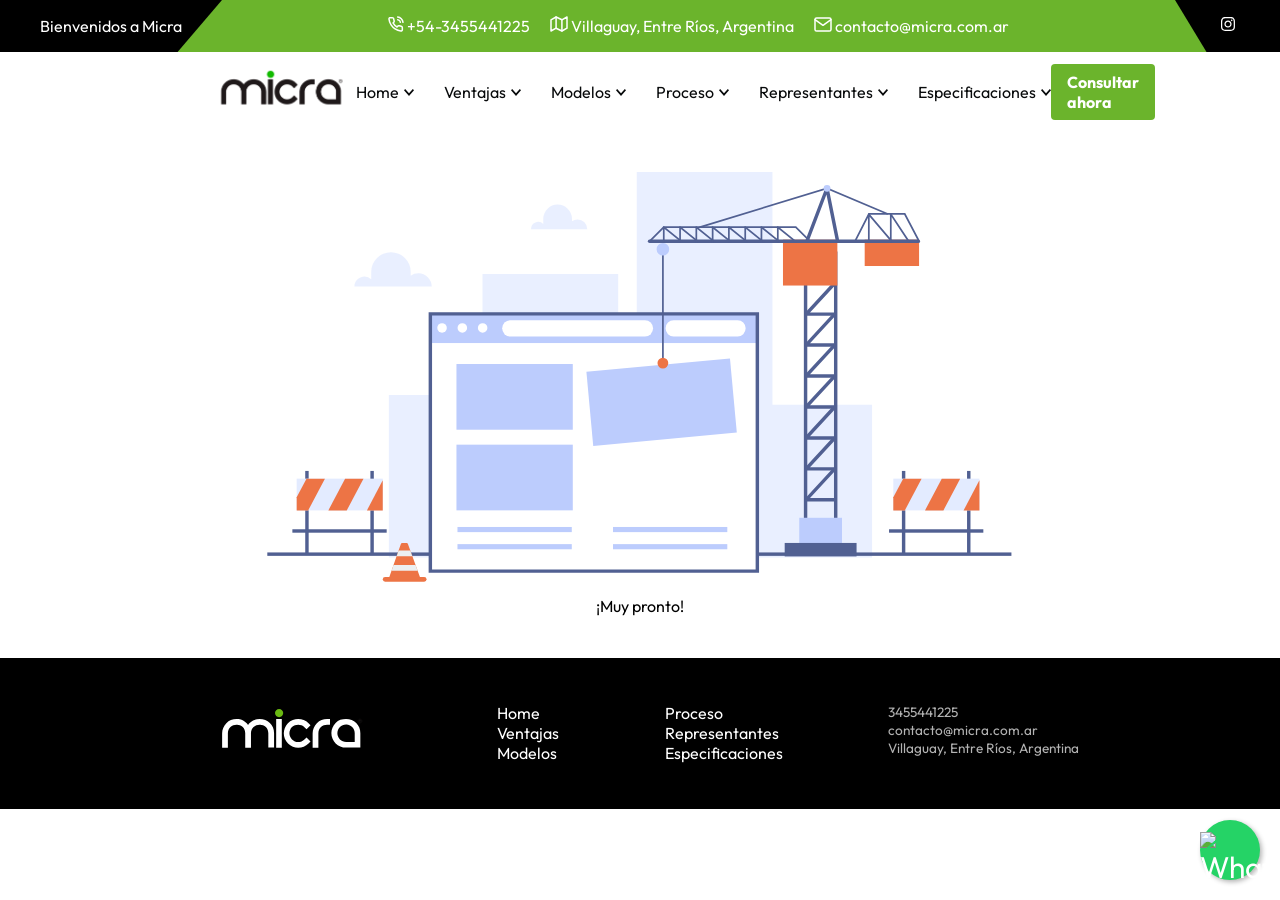
<file: page-construction.html>
<!DOCTYPE html>
<html lang="en">
<meta charset="UTF-8">
<title>Micra</title>
<meta name="viewport" content="width=device-width,initial-scale=1">
<link rel="stylesheet" href="styles01.css">
<script src="menu.js"></script>
<script src="banner.js"></script>
<script src="whatsapp.js"></script>
<script src="footer.js"></script>
<link rel="icon" href="icons/micra-icono-sobreverde.png" type="image/x-icon">

<body>
 <header>
        
    <!--banner de redes-->
    <banner-component></banner-component>
        <!--MENU-->
    <menu-component></menu-component>

    <div class="contenedor-comun">
        <img src="icons/construccion-02.svg" alt="" style="max-width: 900px;">
        <p>¡Muy pronto!</p>
    </div>
       
    </header>
    <whatsapp-component></whatsapp-component>



<!--FOOTER-->
    <footer>
        <footer-component></footer-component>
    </footer>


</body>
<script>

</script>
</html>
</file>
<file: styles01.css>
/* font google */
@import url('https://fonts.googleapis.com/css2?family=Exo:ital,wght@0,100..900;1,100..900&family=Outfit:wght@100..900&family=Roboto:ital,wght@0,100..900;1,100..900&display=swap');

html, body {
  margin: 0;
  padding: 0;
  font-family: "Outfit", sans-serif;
  justify-content: center;
  align-items: stretch;
  width: 100%;
  overflow-x: hidden;

}
button{
  background-color: #6bb42c;
  border-radius: 2px;
  outline: none; 
  padding: 10px;
  align-content: center;
  text-align: center;
  color:#fff;
  border: none;
  transition: transform 0.1s ease-in;
  font-family: "Outfit", sans-serif;
  font-size: 1em;
    }
button:hover{
  background-color:#080A0B;
}

a{
  color: #44741b;
}
a:hover{
  color: #080A0B;
}

.contenedor-redes {
    color: #fff;
    background-color: #6bb42c;
    display: flex;
    justify-content: space-between;
    align-items: stretch;
    flex-wrap: wrap;
    width: 100%;
    box-sizing: border-box;
    padding: 0;
    margin: 0;
}



.cont-texto,
.cont-datos,
.cont-redes {
    padding: 0 40px 0 40px;
    margin: 0;
    display: flex;
    align-items: center;
    background: black;
    color: white;
}

.cont-datos {
    background: #6bb42c;
    color: #fff;
    justify-content: center;
    align-content: center;


}
.cont-datos li{
  padding: 0 10px;
  align-content: center;
}

.cont-texto {
    background: black;
    justify-content:flex-start;
    clip-path: polygon(0% 0%, 100% 0%, 80% 100%, 0% 100%)
   
}

.cont-redes {
    background: black;
    justify-content: flex-end;
    clip-path: polygon(0% 0%, 100% 0%,100% 100%, 30% 100%)
}

.cont-redes .redes-item{
  padding: 0 5px;
}

ul {
    list-style: none;
    padding: 0;
    margin: 0;
}
a {
    text-decoration: none;
}

/* Responsive: en pantallas chicas los bloques se apilan */
@media (max-width: 1035px) {
    .contenedor-redes {
        flex-direction: row;
        background: black;    

       
    }

    .cont-datos{
      display: none;
    }
    .cont-texto,
    .cont-redes {
      flex-direction: row;
        justify-content: center;

        background: black;    
        clip-path: polygon(0% 0%, 100% 0%,100% 100%, 0% 100%)

    }

}

/* Menu*/


.menus {
      display: flex; 
      justify-content: space-between; 
      align-items: center;
      padding: 10px 20px;
      font-family: "Outfit";
    }

    .imagen-logo {
      max-width: 150px;
      height: auto;
    }

    .navbar {
      display: flex;
      align-items: center;

    }

    .nav-menu {
      display: flex;
      gap: 30px;
      margin: 0;
      padding: 0;
      list-style: none;
      
    }
    .nav-logo{
        align-content: center;
        margin-left: 15%;

    }

    .nav-item {
      display: flex;
      align-items: center;
    }

    .nav-link {
      color: #080A0B;
      text-decoration: none;
      display: flex;
      align-items: center;
      gap: 5px;
    }

    .nav-link:hover {
      color: #6bb42c;
    }

    .nav-icon {
      width: 10px;
      height: auto;
    }

    /* Segunda parte */
    .navbar-02 {
      display: flex; 
      align-items: center;
      margin-right: 15%;
    }

    .nav-menu-02 {
      display: flex;
      align-items: center;
      gap: 20px;
      margin: 0;
      padding: 0;
      list-style: none;
    }

    .nav-iconos img {
      width: 100%;
      height: 100%;
    }

    .nav-boton {
      padding: 8px 16px;
      background-color:#6bb42c;
      border-radius: 4px;
      transition: transform 0.1s ease-in;
    }

    .nav-boton-link {
      color: #fff;
      font-weight: bold;
      text-decoration: none;
    }

    .nav-boton:hover {
      transform: scale(1.1);
    }
    

    /* --- Estilo hamburguesa --- */
    .menu-toggle {
      display: none;
      font-size: 28px;
      cursor: pointer;
      user-select: none;
      justify-content:flex-end;

      
    }

    /* --- Responsive --- */
    @media (max-width: 937px) {
      .nav-logo{
        align-content: flex-start;
        padding: 2% 5%;
        margin: 0;
        float:left;
      }
       .menus{
        margin:0;
        padding: 0;

      }
      .navbar{
        display: flex;
        flex-direction: column;
        align-items: end;
        gap: 1rem;
        top: 0;
        right: 0;
        bottom: 0;
        background-color:#fff;
        position: absolute;
        z-index: 2;
        padding: 10rem 0;

      }
      .nav-menu {
        display: none;
      }
      .nav-menu.active {
        display: flex;
        flex-direction: column;

      }

      .nav-item {
        flex-direction: column;
        align-items: end;
        margin: 0 2rem;
        color: #fff;
      }

      .menu-toggle {
        display: flex;
        padding-right: 5%;
        z-index: 2;

      }
      .navbar-02 {
        display: none;
      }
      .nav-iconos{
        display: none;
      }}

      

/* Banner debajo del menú */
.banner {
  position: relative;
  width: 100%;
  height: 600px;
  overflow: hidden;
  color: #fff;
}

.banner-slider {
  display: flex;
 max-width: 100%; 
 height: 600px;
  transition: transform 0.8s ease-in-out;
}

.banner-slide {
  min-width: 100%;
  display: flex;
  align-items: center;
  position: relative;
  background-size: cover;
  background-position: center;
}

.banner-slide::after {
  content: "";
  position: absolute;
  inset: 0;
  background: rgba(0,0,0,0.6);
  z-index: 1;
}

/* FONDOS */
.slide-1 {
  background-image: url("Images/FOTO\ CABECERA2.jpg");
}

.slide-2 {
  background-image: url("Images/FOTO CABECERA.jpg");
}

.banner-content {
  position: relative;
  z-index: 2;
  margin-left: 17%;
  max-width: 500px;
  font-family: "Outfit";
}

.banner-content h1 { 
  font-size: 2.7rem; 
  margin-right: 20%; 
  max-width: 100%; } 

.banner-content p { 
  font-size: 1.3rem; 
  margin-right: 20%; 
  max-width: 100%; }

/* flechitas de banner */

.arrow {
  position: absolute;
  top: 50%;
  transform: translateY(-50%);
  background: rgba(0,0,0,0.5);
  color: #fff;
  font-size: 2.5rem;
  cursor: pointer;
  padding: 0 15px;
  z-index: 10;

}

.prev { left: 20px; }
.next { right: 20px; }

.arrow:hover {
  background: rgba(0,0,0,0.7);
  transition: background 0.3s;
}
@media (max-width: 1232px) {
  .banner {
    min-height: 60vh;
    height: auto;
  }

  .banner-content {
    margin: 10%;
    max-width: 100%;
  }
}



/* Ventajas */

.bloque-tres{
    align-items: center;
    justify-content: center;
    margin: 5% 15% 3%;
}

.bloque-tres-contenido{
    padding: 0;
    margin-top: 20px;
    text-align: center;
    z-index: 1;
    font-family: "Outfit";
}
.bloque-tres p{
     font-size: 1.2rem;
     color: #6bb42c;
     padding-bottom: 0%;
     margin-bottom: 0;
}

.bloque-tres h1{
    font-size: 2.5rem;
    padding-top: 0%;
    margin-top: 0%;

}

.ventajas{
    display: flex;
    flex-wrap: wrap; /* pueda tener múltiples lineas*/
    justify-content: center;
    background: url("Images/Mask\ group.png") no-repeat center center/cover;
    margin: 0 0%;
    font-family: "Outfit";

    }

.tajeta-ventaja{
    display: flex;
    flex-wrap: row;
    margin: 30px 10px;
}
.tajeta-ventaja img{
    width: 60px;
    justify-content: flex-start;

}

.texto-ventaja p{
    max-width: 270px;
    color: #080A0B;
    font-size: 1rem;

}
.texto-ventaja{
    margin:15px;
}

.texto-ventaja a{
    color: #6bb42c;
}
@media (max-width: 1547px){
  .tajeta-ventaja{
    max-width: 30% !important;
  }
}
 @media (max-width: 1000px) {
  .tajeta-ventaja,
  .ventajas,
  .bloque-tres,
  .bloque-tres-contenido{ 
    justify-content:start !important;
    text-align: start !important;
    max-width: 100% !important;
  }
  .tajeta-ventaja img{
    width: 20%;
  }
  .texto-ventaja p{
    font-size: 1rem;      /* reduce tamaño en móviles */
    padding: 0;
  }

}


/* Modelos casas */

.tarjetas-lineas-titulos{
    display: flex;
    flex-direction: row;
    font-family: "Outfit";
    padding: 2%;
    margin: 0% 19% !important;
    justify-content: space-between;



}
.lineas-titulos{
    max-width: 551px;
    text-align: start;
    justify-content: start;

    padding: 0;
    margin: 0;
}

.lineas-titulos h4{
    color: #6bb42c;
    padding: 0;
     margin: 0;
     
}
.lineas-titulos h1{
    padding: 0;
    margin: 0;

}

.lineas-texto p{
  max-width: 551px; 
  text-align: end;
  justify-content: end;
  margin: 0;

}

@media (max-width: 1282px)
 {
  .tarjetas-lineas-titulos{
    display: flex;
    flex-direction: column;
    position: relative;
    max-width: 95%;
    padding: 0%;
    margin: 0 5% !important;
  } 
  .lineas-titulos h1, .lineas-titulos h4,
  .lineas-texto p{
    text-align:start;
    justify-content: center;

    margin: 2% 10% !important;

  }

   .tarjeta-casa img{
    max-width: 100%;

}
 }

.contenedor-tarjetas{
    display: flex;
    flex-wrap: wrap; /* pueda tener múltiples lineas*/
    margin: 0% 10%;
    justify-content: center;
    
}

.tarjeta-casa{
    font-family: "Outfit";
    padding: 10px;

}
.tarjeta-casa h3{
    padding: 0;
    margin: 5px 0px 0px;
}
.tarjeta-casa p{
    padding: 0;
    margin: 0;

}

.tarjeta-casa img{
    width: 551px;
}

.tarjeta-casa button{
  margin: 5px 0px 10px;
}

.tarjeta-casa button{
  display: none;
}


@media (max-width: 550px)
 {

  .contenedor-tarjetas{
    display: flex;
    align-content:flex-start;
    text-align:start;
    padding: 0 10%;
    margin: 20px 0px 0px;
  }
  .tarjeta-casa img{
    width: 100%;
  }
  .tarjeta-casa button{
  display: flex;
}
 }


.imagen-casa-modelo {
    position: relative;
    overflow: hidden;
}

/* Fondo oscuro por encima de la imagen en hover */
.imagen-casa-modelo::after {
    content: "";
    position: absolute;
    inset: 0;
    background: rgba(0,0,0,0); /* invisible por defecto */
    transition: background 0.3s;
    z-index: 1;
}

.imagen-casa-modelo:hover::after {
    background: rgba(0,0,0,0.6); /* se oscurece al hacer hover */
}

.imagen-casa-modelo img {
    display: block;
    transition: transform 0.3s ease-in-out;
    position: relative;
    z-index: 0;
}

.imagen-casa-modelo:hover img {
    transform: scale(1.3);
}

.ver-mas-overlay {
    position: absolute;
    left: 50%;
    top: 50%;
    transform: translate(-50%, -50%);
  /*  background: rgba(0,0,0,0.4);*/
    color: #fff;
    padding: 10px 25px;
    border-radius: 8px;
    font-size: 1.6em;
    opacity: 0;
    pointer-events: none;
    transition: opacity 0.3s;
    font-family: "Outfit";
    letter-spacing: 1px;
    font-weight: 500;
    text-align: center;
    z-index: 2;
}

.imagen-casa-modelo:hover .ver-mas-overlay {
    opacity: 1;
    pointer-events: auto;
}

/*BANNER comunicate*/

.banner-comunicate {
    position: relative;
    max-width: 100%;
    height: 370px; 
    background: url("Images/foto\ para\ segundo\ llamado\ a\ la\ acción\ home.jpg") no-repeat center center/cover;
    display: flex;
    align-items: center;
    justify-content: center;
    color: #fff;
    background-size: cover;
    margin: 50px 0;
}

.banner-comunicate::after {
    content: "";
    position: absolute;
    top: 0;
    left: 0;
    width: 100%;
    height: 100%;
    background: rgba(0,0,0,0.7); 
    }

.banner-comu-contenido {
    display: flex;
    flex-direction: row;
    font-family: "Outfit";
    padding: 0%;
    margin: 0;
    z-index: 1;
    
}
.banner-comu-titulo h1{
  align-content: start;
  width: 100%;
  align-content: center;

  
}
.banner-comu-texto{
  padding: 0% 40%;
  margin: 0;
  font-size: 1.2rem;
  align-content: center;

}
.comu-texto-uno{
  padding: 0%;
  margin: 0;
  font-size: 0.8rem;


}
.comu-texto-dos{
  padding: 0px;
  margin: 0;

}
@media (max-width: 1000px)
{
  .banner-comu-contenido {
    
    display: flex;
    flex-direction: column;
    font-family: "Outfit";
    padding: 10%;
    margin: 0;
 }
 .banner-comu-texto{
  padding: 0%;
 }
}

/* PROCESO*/



.proceso-linea {
  margin: 5% 17%;
  display: flex;  
  justify-content: center;
  align-items: center;
  position: relative;
}

.p-linea {
  background-color: #c3cabd;
  height: 3px;
  width: 70%;
  position: relative; /* importante para absoluto de hijos */
}

.p-botones {
  position: absolute;
  top: 50%; 
  width: 100%;
  display: flex;
  justify-content: space-between;
  transform: translateY(-50%); /* pisa la línea */
}

.button-proceso {
  background-color: #DFE3DB;
  border-radius: 2em;
  outline: none; 
  width: 140px;
  height: 50px;
  align-content: center;
  text-align: center;
  color: #6bb42c;
}

.proceso-tarjetas{
  margin: 5% 10%;
  display: flex;
  justify-content: center;
  align-items: center;
}
.p-t-tarjeta{
  max-width: 349px;
  height: 302px;
  background-color: #DFE3DB;
  text-align: center;
  margin: 0% 2%;
}
.p-t-tarjeta h2{
    max-width: 190px;
    color: #080A0B;
}
.p-t-tarjeta p{
      max-width: 190px;
      padding: 0% 5% 5%;
      color: #080A0B;
}
.p-t-tarjeta img{
  padding: 15% 0% 0%;
  width: 70px;
}

.p-t-tarjeta:hover{
  background-color: #6bb42c;
}
.p-t-tarjeta:hover p{
  color: #fff;
}
.p-t-tarjeta:hover h2{
  color: #fff;
}

.button-proceso.activo {
  background-color: #6bb42c;
  color: #fff;
  transition: background 0.2s, color 0.2s;
}

@media (max-width: 550px) {

  .proceso-linea{
    display: none;
  }
  .proceso-tarjetas{
    display: flex;
    flex-wrap: wrap;
  }
  .p-t-tarjeta{
    margin: 5px;
  }
}

/* WHATSAPP*/

.whatsapp-float {
        position: fixed !important;
        width: 60px;
        height: 60px;
        bottom: 20px;
        right: 20px;
        background-color: #25d366;
        color: white;
        border-radius: 50%;
        text-align: center;
        font-size: 30px;
        box-shadow: 2px 2px 5px rgba(0,0,0,0.3);
        z-index: 100;
    }

  .whatsapp-float img {
        width: 35px;
        margin-top: 12px;
        }

        
  .whatsapp-float:hover {
        background-color: #cbe3d4;
        }

  @media (max-width: 550px) {
        .whatsapp-float {
         position: fixed !important;
            width: 50px;
            height: 50px;
            bottom: 10px; /* más cerca del borde inferior */
            right: 10px; /* más cerca del borde derecho */
        }

        .whatsapp-float img {
            width: 30px;
            margin-top: 10px;
        }
    }

footer{
    background-color: #000000;
    right: 500px;

}



.fotter-columnas{
  display: flex;
  justify-content: space-between;
  flex-direction: row;
  padding: 40px 15%;
  align-content: center;
  right: 500px;
}
.f-una-columna{
  padding: 10px;
  flex-direction:column;
  display: flex;
  padding: 5px 0;
  margin: 0;

}
.f-una-columna p, .f-una-columna a {
    color:#ffffff;
    text-align: start;
    padding: 0;
    margin: 0;
}
.f-una-columna p{
  width: 200px;
  font-size: 0.85rem;
  color: #b3b3b3;
}
.f-una-columna img{
  width: 200px;
}


  @media (max-width: 800px) {
    .fotter-columnas{
      flex-direction: column;
      justify-content: center;
    }
    .f-una-columna img{
      justify-content: center;
    }
    .f-una-columna p{
      size: 1em;
    }
  }

/*CASAS*/

.banner-CASA {
    position: relative;
    max-width: 100%;
    height: 400px; 
    display: flex;
    align-items: center;
    justify-content: CENTER;
    color: #fff;
    background-size: cover;
    margin: 0;
}

.banner-CASA::after {
    content: "";
    position: absolute;
    top: 0;
    left: 0;
    width: 100%;
    height: 100%;
    background: rgba(0,0,0,0.7); 
    }

.banner-casa-contenido {
    display: flex;
    flex-direction: row;
    font-family: "Outfit";
    padding: 0% 10%;
    margin: 0 0;
    z-index: 1;
    
}
.banner-casa-titulo h1, .banner-casa-titulo p, .banner-casa-titulo a{
  text-align: center;
  padding: 0%;
  margin: 0%;
  color: #fff;
  align-items: center;
}



/*INFO*/

.info-casas{
  display: flex;
  align-content: center;
  text-align: center;
  justify-content: center;
  margin: 10px;
  padding: 0%;

}
.info-casas a, .info-casas p{
  color: #000000;
  margin: 0;
  padding: 0;

}

/*IMAGEN UNO CASA*/
@media (max-width: 1900px) {
  .contenedor-casa img{
  max-width: 1000px;}
}

.imagen-uno-casa{
  display: flex;
  align-content: center;
  justify-content: center;
  padding: 0%;
  margin:10px;
}

.contenedor-casa{
  overflow: hidden; /* para que la imagen no se salga de su contenedor */
  margin: 0%;
  padding: 0%;
}
.contenedor-casa img{
    transition: transform 0.3s ease-in-out;
  margin: 0%;
  padding: 0%;
  width: 1270px;}
    

.contenedor-casa:hover img{
    transform: scale(1.5);
        
}

/* info principal casa*/

.info-casa-uno{
  display: flex;
  align-content: center;
  justify-content: center;
  padding: 0% 17% 20px;
  flex-direction: column;

}
.info-casa-uno h1{
  color: #6bb42c;
  margin: 20px 0px 0px;
}

.info-casa-uno h1, .info-casa-uno p, .info-casa-uno h2{
  text-align: start;
  padding: 0;
}
.info-casa-uno p{
  margin: 0 0 10px;
}

.tres-imagenes-casa{
  display: flex;
  align-content: center;
  justify-content: space-between;
  padding: 0% 17%;
  flex-direction: row;
}

.tres-imagenes-casa img{
  max-width: 320px;
}

.dos-imagenes-casa{
  display: flex;
  align-content: center;
  justify-content: space-between;
  padding: 0% 17%;
  flex-direction: row;
}

.dos-imagenes-casa img{
  max-width: 500px;
}

.cuatro-imagenes-casa{
  display: flex;
  align-content: center;
  padding: 0% 17%;
  flex-wrap: wrap; 
}

.cuatro-imagenes-casa img{
  max-width: 480px;
  padding: 10px;
  margin: 0;
}

  @media (max-width: 800px) {

    .imagen-uno-casa{
      padding: 3% 0;
    }
    .dos-imagenes-casa, .tres-imagenes-casa, .cuatro-imagenes-casa{
      flex-direction: column;
    }
   .dos-imagenes-casa img, .tres-imagenes-casa img, .cuatro-imagenes-casa img{
    width: 100%;
    padding: 5% 0%;

  }}

  @media (max-width: 480px) {
    .tipos-casas-iconos{
      flex-direction: column;
    }}

  .revestimientos-contenedor{
    display: flex;
    padding: 10px 17% 10px;
    flex-direction: column;
  }
  .revestimientos-contenedor h2, .revestimientos-contenedor h3{
    padding: 0px 0px 5x;
    margin: 0;
    justify-content: start;
    text-align: start;
  }
  .revestimientos-contenedor h2{
    color: #292928;
    padding: 0px;
  }

  .columnas-detalles{
    display: flex;
    flex-direction: column;
    padding: 0;
    margin: 0;


  }
  .una-col-detalles{
    padding: 0;
   /* max-width: 400px;*/
    margin: 0;
     display: flex;
    flex-direction: row;

  }
    .colores-paleta{
    display: flex;
    flex-direction: row;
    padding: 5px 0;
    /*max-width: 400px;*/
  }
  
  .bloque-color{
    width: 50px;
    right: 50px;
    border-radius: 50%;
    padding: 0;
    margin: 0;    
  }

  .colores-paleta p{
    padding: 0% 2%;
    width: 100px;

    
  }

  @media (max-width: 800px) {
      .revestimientos-contenedor, .columnas-detalles{
        flex-direction: column;
        margin: 0;
        padding: 3%, 0% 0%;
        justify-content: start;

      }
      .una-col-detalles p, .otra-col-detalles p{
        padding: 0;
        margin: 0;
        text-align:left;
      }
      .bloque-color{
        width: 20px;
        padding: 0;
        margin: 0;
      
      }
      .colores-paleta{
        padding: 5px 0px;
        margin: 0;
        justify-content: start;

      }
      .una-col-detalles{
        flex-direction: column;
        justify-content: start;
        padding: 0;
        margin: 0;

      }

  }


  /*Galeria*/
  
   @media (max-width: 1900px){
  .thumb {
   height: 220px !important;
  }
  .thumb-2 {
   max-height: 165px !important;
  }}  

  .contenedor-galeria{
    display: flex;
    flex-wrap: wrap;
    align-content: center;
    justify-content: space-between;
    margin: 0px 17%;
  }

.thumb {
    max-height: 280px;
    padding: 0;
}
.thumb-2{
    max-height: 213px;
    padding: 0;
}
.thumb:hover{
  border: solid 2px #6bb42c;
}

.lightbox {
    position: fixed;
    z-index: 999;
    height: 0;
    width: 0;
    text-align: center;
    top: 0;
    left: 0;
    background: rgba(0, 0, 0, 0.9);
    opacity: 0;

}

.lightbox img {
    max-width: 100%;
    opacity: 0;

}

.lightbox:target {
    /** Remove default browser outline */
    outline: none;

    width: 100%;
    height: 100%;
    opacity: 1 !important;
    justify-content: center;
    align-content: center;
}

.lightbox:target img {
    /*border: solid 17px rgba(77, 77, 77, 0.8);*/
    opacity: 1;

}

.light-btn {
    color: #fafafa;
   /* background-color: #333;
    border: solid 3px #777;*/
    padding: 5px 15px;
    border-radius: 1px;
    text-decoration: none;
    cursor: pointer;
    vertical-align: middle;
    position: absolute;
    top: 45%;
    z-index: 99;
    font-family:monospace;
    font-size: 3em;
}

.light-btn:hover {
    color: #6bb42c;
}

.btn-prev {
    left: 7%;
}

.btn-next {
    right: 7%;
}
.btn-close {
    position: absolute;
    right: 2%;
    top: 2%;
    color: #fafafa;
  /*  background-color: #92001d;
    border: solid 5px #ef4036;*/
    padding: 10px 15px;
    border-radius: 1px;
    text-decoration: none;
}

.btn-close:hover {
    background-color: #740404;
}

  @media (max-width: 430px) {
    .thumb {
        max-height: 180px;
        padding: 0, 5%;
    }
  }

.contenedor-comun{
  padding: 0% 17%;
  margin: 0%;
  align-content: center;
  justify-content: center;
  text-align: center;
}
.contenedor-comun p{
  padding: 0%;
  margin: 0% 0% 5%;
}
.contenedor-comun img{
  padding: 0%;
  margin: 0%;
}

/* lineal del tiempo */

#timeline {
  display: flex;
  background-color: #6bb42c;

  &:hover {
    .tl-item {
      width: 23.3333%;
    }
  }
}

.tl-item {
  transform: translate3d(0, 0, 0);
  position: relative;
  width: 40%;
  height: 100vh;
  min-height: 600px;
  color: #fff;
  overflow: hidden;
  transition: width 0.5s ease;
  
  &:before, &:after {
    transform: translate3d(0, 0, 0);
    content: '';
    position: absolute;
    left: 0; top: 0;
    width: 100%; height: 100%;
  }

  &:after {
    background: transparentize(#000000, 0.10);
    opacity: 1;
    transition: opacity 0.5s ease;
  }

  &:before {
    background: linear-gradient(to bottom, rgba(0,0,0,0) 0%,rgba(0,0,0,1) 75%);
    z-index: 1;
    opacity: 0;
    transform: translate3d(0, 0, 0) translateY(50%);
    transition: opacity 0.5s ease, transform 0.5s ease;
  }

  &:hover { 
    width: 40% !important;
    
    &:after {
      opacity: 0;
    }

    &:before {
      opacity: 1;
      transform: translate3d(0, 0, 0) translateY(0);
      transition: opacity 1s ease, transform 1s ease 0.25s;
    }
    
    .tl-content {
      opacity: 1;
      transform: translateY(0);
      transition: all 0.75s ease 0.5s;
    }

    .tl-bg {
      filter: grayscale(0);
    }
  }
}

.tl-content {
  transform: translate3d(0, 0, 0) translateY(25px);
  position: relative;
  z-index: 1;
  text-align:center;
  margin: 0 1.2em;
  top: 55%;
  opacity: 0;}
  
 .tl-content h1 {
    text-transform: uppercase;
    color: #ffffff;
    font-size: 1.10rem;
    font-weight: normal;
  }


.tl-year {
  position: absolute;
  top: 50%;
  left: 50%;
  transform: translateX(-50%) translateY(-50%);
  
 p {
  width: 60px;
  height: 60px;
  font-size: 1.728rem;
  color: #fafafa;
  background-color: #6bb42c;


  border-radius: 50%;
  display: flex;
  align-items: center;
  justify-content: center;
}
}

.tl-bg {
  transform: translate3d(0, 0, 0);
  position: absolute;
  width: 100%; height: 100%;
  top: 0; left: 0;
  background-size: cover;
  background-position: center center;
  transition: filter 0.5s ease;
  filter: grayscale(100%);
}

 @media (max-width: 900px) {
  .tl-content h1 {
    text-transform: uppercase;
    font-size: 0.9rem;
    font-weight: normal;

 }
 .tl-item &:hover { 
    width: 80% !important;}
}

/*preguntas desplegables*/

.faq {
  margin-bottom: 12px;
}

.faq summary {
  cursor: pointer;
  font-size: 1.1rem;
  list-style: none;
}

.faq summary::-webkit-details-marker {
  display: none;
}

.faq summary::after {
  content: " +";
  color: #6bb42c;

  font-weight: bold;
}

.faq[open] summary::after {
  content: " −";
}

.faq p {
  margin-top: 10px;
  color: #555;
}
</file>
